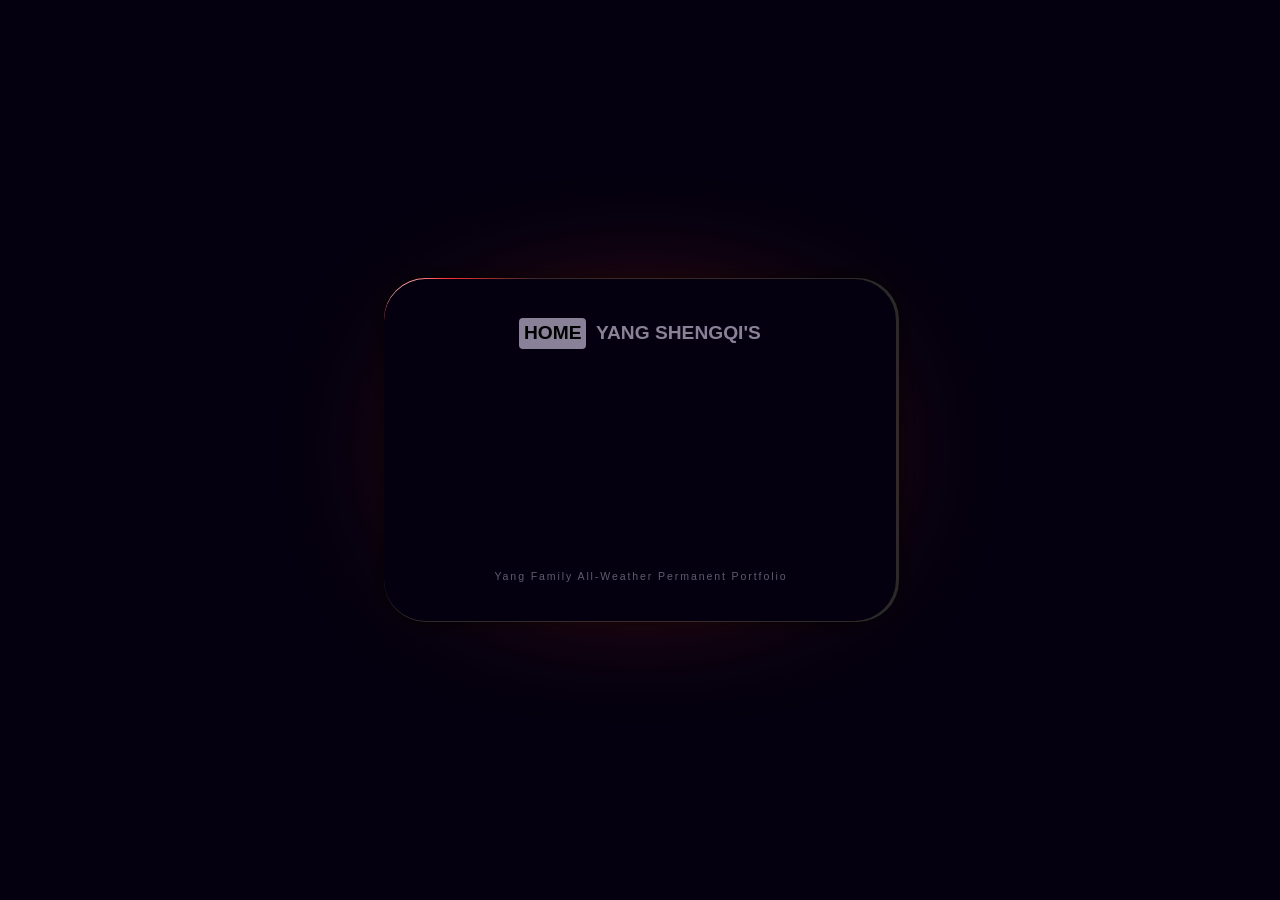
<file: index.html>
<!DOCTYPE html>
<html lang="en">

<head>
  <meta charset="UTF-8">
  <title>Yang Family All-Weather Permanent Portfolio</title>
  <style>
    @charset "UTF-8";

    :root {
      --font-sans:
        ui-sans-serif, system-ui, -apple-system, BlinkMacSystemFont,
        "Segoe UI Variable Text", "Segoe UI", Roboto, "Helvetica Neue", Arial,
        "PingFang SC", "Hiragino Sans GB", "Microsoft YaHei", "Noto Sans SC", sans-serif;
      --font-mono:
        ui-monospace, SFMono-Regular, "SF Mono", Menlo, Consolas, "Liberation Mono", monospace;
    }

    body {
      font-family: var(--font-sans);
      font-weight: 400;
      font-synthesis-weight: none;
      font-optical-sizing: auto;
    }

    @property --hue { syntax: "<number>"; inherits: true; initial-value: 0; }
    @property --rotate { syntax: "<number>"; inherits: true; initial-value: 0; }
    @property --bg-y { syntax: "<number>"; inherits: true; initial-value: 0; }
    @property --bg-x { syntax: "<number>"; inherits: true; initial-value: 0; }
    @property --glow-translate-y { syntax: "<number>"; inherits: true; initial-value: 0; }
    @property --bg-size { syntax: "<number>"; inherits: true; initial-value: 0; }
    @property --glow-opacity { syntax: "<number>"; inherits: true; initial-value: 0; }
    @property --glow-blur { syntax: "<number>"; inherits: true; initial-value: 0; }
    @property --glow-scale { syntax: "<number>"; inherits: true; initial-value: 2; }
    @property --glow-radius { syntax: "<number>"; inherits: true; initial-value: 2; }
    @property --white-shadow { syntax: "<number>"; inherits: true; initial-value: 0; }

    :root {
      --debug: 0;
      --supported: 0;
      --not-supported: 0;
      --card-color: hsl(260deg 100% 3%);
      --text-color: hsl(260deg 10% 55%);
      --card-radius: 3.6vw;
      --card-width: 40vw;
      --border-width: 3px;
      --bg-size: 1;
      --hue: 0;
      --hue-speed: 1;
      --rotate: 0;
      --animation-speed: 4s;
      --interaction-speed: 0.55s;
      --glow-scale: 1.5;
      --scale-factor: 1;
      --glow-blur: 6;
      --glow-opacity: 1;
      --glow-radius: 100;
      --glow-rotate-unit: 1deg;
    }

    body::before, body::after {
      content: "CSS.registerProperty is supported ✅";
      position: absolute; display: block; top: 8px; left: 0; right: 0; margin: auto;
      width: calc(100% - 160px); max-width: 380px; height: auto; padding: 8px;
      border-radius: 8px; background: #48b93c; color: white; text-align: center;
      font-family: sans-serif; z-index: var(--supported, 0); opacity: var(--supported, 0);
    }
    body::after {
      content: "CSS.registerProperty is NOT supported ❌";
      background: #b93c3c; z-index: var(--not-supported, 0); opacity: var(--not-supported, 0);
    }
    body::before, body::after { display: none !important; }

    html, body {
      height: 100%; width: 100%; padding: 0; margin: 0;
    }

    *, *:before, *:after {
      outline: calc(var(--debug) * 1px) red dashed;
    }

    body {
      position: relative;                 /* FIX: 作为卡片的定位上下文 */
      background-color: var(--card-color);
      /* FIX: 移除 flex 居中（火狐在 flex 居中上有 bug），改用绝对定位居中 */
      font-family: "Mona Sans", sans-serif;
    }

    body > div {
      /* FIX: 绝对定位 + 负边距居中，不依赖浏览器自己推算 */
      position: absolute;
      top: 50%;
      left: 50%;
      width: var(--card-width);
      height: calc(var(--card-width) / 1.5);      /* 替代 aspect-ratio，显式高度 */
      margin-top: calc(var(--card-width) / -3);   /* 高度一半的负值 */
      margin-left: calc(var(--card-width) / -2);  /* 宽度一半的负值 */
      color: white;
      display: flex; align-items: center; justify-content: center;
      z-index: 2;
      border-radius: var(--card-radius);
      cursor: pointer;
    }
    body > div:hover > div {
      mix-blend-mode: darken;
      --text-color: white;
      box-shadow: 0 0 calc(var(--white-shadow) * 1vw) calc(var(--white-shadow) * 0.15vw) rgba(255,255,255,0.2);
      animation: shadow-pulse calc(var(--animation-speed) * 2) linear infinite;
    }
    body > div:hover > div:before {
      --bg-size: 15;
      animation-play-state: paused;
      transition: --bg-size var(--interaction-speed) ease;
    }
    body > div:hover .glow {
      --glow-blur: 1.5; --glow-opacity: 0.6; --glow-scale: 2.5;
      --glow-radius: 0; --rotate: 900; --glow-rotate-unit: 0;
      --scale-factor: 1.25;
      animation-play-state: paused;
    }
    body > div:hover .glow:after {
      --glow-translate-y: 0;
      animation-play-state: paused;
      transition: --glow-translate-y 0s ease, --glow-blur 0.05s ease,
                  --glow-opacity 0.05s ease, --glow-scale 0.05s ease, --glow-radius 0.05s ease;
    }
    body > div:before, body > div:after {
      content: ""; display: block; position: absolute;
      inset: 0;                         /* FIX: 显式定位，不再依赖静态位置 */
      width: 100%; height: 100%; border-radius: var(--card-radius);
    }
    body > div > div {
      position: absolute;
      inset: 0;                    /* stretch to card edges */
      width: auto; height: auto;   /* filled by inset; avoids fighting width:100% */
      background: var(--card-color);
      border-radius: calc(calc(var(--card-radius) * 0.9));
      display: flex; flex-direction: column; gap: 0.6em;
      align-items: center; justify-content: center;
      font-weight: 800; text-transform: uppercase; font-stretch: 150%;
      font-size: 18px;
      font-size: clamp(1.5vw, 1.5vmin, 32px);
      color: var(--text-color);
      padding: calc(var(--card-width) / 8);
    }
    body > div > div span {
      display: inline-block; padding: 0.25em; border-radius: 4px;
      background: var(--text-color); color: black; margin-right: 0.5em; font-weight: 900;
    }
    body > div > div:before {
      content: ""; display: block; position: absolute;
      inset: 0;                         /* FIX: 显式定位 */
      margin: auto;                     /* FIX: 让 +3px 的层四边均匀溢出 */
      width: calc(100% + var(--border-width));
      height: calc(100% + var(--border-width));
      border-radius: calc(calc(var(--card-radius) * 0.9));
      box-shadow: 0 0 20px black; mix-blend-mode: color-burn; z-index: -1;
      background: #292929 radial-gradient(30% 30% at calc(var(--bg-x) * 1%) calc(var(--bg-y) * 1%),
        hsl(calc(calc(var(--hue) * var(--hue-speed)) * 1deg), 100%, 90%) calc(0% * var(--bg-size)),
        hsl(calc(calc(var(--hue) * var(--hue-speed)) * 1deg), 100%, 80%) calc(20% * var(--bg-size)),
        hsl(calc(calc(var(--hue) * var(--hue-speed)) * 1deg), 100%, 60%) calc(40% * var(--bg-size)),
        transparent 100%);
      animation: hue-animation var(--animation-speed) linear infinite,
                 rotate-bg var(--animation-speed) linear infinite;
      transition: --bg-size var(--interaction-speed) ease;
    }
    body > div .glow {
      --glow-translate-y: 0; display: block; position: absolute;
      inset: 0;                         /* FIX: 显式定位 */
      margin: auto;                     /* FIX: 配合固定宽高居中 */
      width: calc(var(--card-width) / 5); height: calc(var(--card-width) / 5);
      animation: rotate var(--animation-speed) linear infinite;
      transform: rotateZ(calc(var(--rotate) * var(--glow-rotate-unit)));
      transform-origin: center;
      border-radius: calc(var(--glow-radius) * 10vw);
    }
    body > div .glow:after {
      content: ""; display: block; z-index: -2;
      filter: blur(calc(var(--glow-blur) * 10px));
      width: 130%; height: 130%; left: -15%; top: -15%;
      background: hsl(calc(calc(var(--hue) * var(--hue-speed)) * 1deg), 100%, 60%);
      position: relative;
      border-radius: calc(var(--glow-radius) * 10vw);
      animation: hue-animation var(--animation-speed) linear infinite;
      transform: scaleY(calc(var(--glow-scale) * var(--scale-factor) / 1.1))
                 scaleX(calc(var(--glow-scale) * var(--scale-factor) * 1.2))
                 translateY(calc(var(--glow-translate-y) * 1%));
      opacity: var(--glow-opacity);
    }

    @keyframes shadow-pulse {
      0%, 24%, 46%, 73%, 96% { --white-shadow: 0.5; }
      12%, 28%, 41%, 63%, 75%, 82%, 98% { --white-shadow: 2.5; }
      6%, 32%, 57% { --white-shadow: 1.3; }
      18%, 52%, 88% { --white-shadow: 3.5; }
    }
    @keyframes rotate-bg {
      0% { --bg-x: 0; --bg-y: 0; }
      25% { --bg-x: 100; --bg-y: 0; }
      50% { --bg-x: 100; --bg-y: 100; }
      75% { --bg-x: 0; --bg-y: 100; }
      100% { --bg-x: 0; --bg-y: 0; }
    }
    @keyframes rotate {
      from { --rotate: -70; --glow-translate-y: -65; }
      25% { --glow-translate-y: -65; }
      50% { --glow-translate-y: -65; }
      60%, 75% { --glow-translate-y: -65; }
      85% { --glow-translate-y: -65; }
      to { --rotate: calc(360 - 70); --glow-translate-y: -65; }
    }
    @keyframes hue-animation {
      0% { --hue: 0; }
      100% { --hue: 360; }
    }

    body > div > div .card-title {
      display: flex; align-items: center;
    }
    body > div > div .card-divider {
      width: 90%; height: 1px; margin: 0; border: 0;
      background: linear-gradient(90deg, transparent, currentColor, transparent);
      opacity: 0.6;
    }
    body > div > div .card-subtitle {
      margin: 0;
      font-size: 0.55em;
      font-weight: 400;
      font-stretch: normal;
      letter-spacing: 0.18em;   /* Latin text: gentle tracking (was 1em for CJK) */
      padding-left: 0.18em;
      text-transform: none;
      opacity: 0.7;
    }

    /* ===== Card interior: subtitle blur-in effect ===== */
    #datouwang {
      position: relative; display: grid; width: 100%;
      margin-top: 5.8em; text-align: center;
      font-family: 'Oswald', var(--font-sans);
      font-weight: 700; font-stretch: normal; text-transform: none;
      letter-spacing: normal; line-height: 1.4; color: inherit;
    }
    #datouwang > div {
      grid-area: 1 / 1;
      font-size: 0.65em;
      opacity: 0;
      animation: rotate-word 20s linear infinite both;
    }
    #datouwang > div span {
      display: block; padding: 0; margin: 1em 0 0; border-radius: 0;
      background: none; color: inherit; font-weight: 400;
      font-size: 0.85em; text-transform: none; opacity: 0.75;
      font-family: 'Rubik', var(--font-sans);
    }
    @keyframes rotate-word {
      0%   { opacity: 0; filter: blur(10px); transform: scale(1.12); }
      3%   { opacity: 1; filter: blur(0px);  transform: scale(1); }
      17%  { opacity: 1; filter: blur(0px);  transform: scale(1); }
      21%  { opacity: 0; filter: blur(10px); transform: scale(1.12); }
      100% { opacity: 0; filter: blur(10px); transform: scale(1.12); }
    }

    body > div > .card-link {
      position: absolute; inset: 0; z-index: 5;
      border-radius: var(--card-radius); text-decoration: none;
    }

    #datouwang > div:nth-child(1) { animation-delay: 0s;  }
    #datouwang > div:nth-child(2) { animation-delay: 4s;  }
    #datouwang > div:nth-child(3) { animation-delay: 8s;  }
    #datouwang > div:nth-child(4) { animation-delay: 12s; }
    #datouwang > div:nth-child(5) { animation-delay: 16s; }

    /* ===== Particle dissolve effect ===== */
    #fx {
      position: fixed; inset: 0;
      width: 100vw; height: 100vh;
      pointer-events: none;
      z-index: 1000;
    }

    body > div.dissolving {
      animation: card-dissolve 0.9s cubic-bezier(.3, .0, .5, 1) forwards;
      pointer-events: none;
    }
    @keyframes card-dissolve {
      0%   { opacity: 1; transform: scale(1); }
      100% { opacity: 0; transform: scale(1.06); }
    }

    /* 1440px and above: cap card width at 560px */
    @media (min-width: 1440px) {
      :root {
        --card-width: 560px;
        --card-radius: 50.4px;
      }
      body > div > div {
        font-size: 21px;
      }
    }
  </style>
</head>

<body>

  <div role="button">
    <span class="glow"></span>

    <a class="card-link"
       href="hk-account-dashboard.html"
       aria-label="Yang Family All-Weather Permanent Portfolio"></a>

    <div>
      <div class="card-title"><span>HOME</span>Yang Shengqi's</div>

      <!-- Rotating text -->
      <div id="datouwang">
        <div>This plan works for<br><span>any country, any person on Earth.</span></div>
        <div>The Core Logic<br><span>A global, diversified, multi-currency, decentralized asset topology is the only strategy that spreads risk.</span></div>
        <div>One fiat + one market + one allocation<br><span>forms a fragile three-way resonance system.</span></div>
        <div>Losses aren't added up — they're multiplied.<br><span>In a crisis, currency devaluation, market collapse, and asset write-downs rarely come one at a time; they erupt together and reinforce each other.</span></div>
        <div>This is not a "China solution," nor a "Hong Kong solution."<br><span>It is a human-level "fiat-risk hedge protocol," and its essence is simply: don't lose.</span></div>
      </div>

      <!-- Divider + subtitle -->
      <hr class="card-divider">
      <p class="card-subtitle">Yang Family All-Weather Permanent Portfolio</p>
    </div>
  </div>

  <!-- Particle canvas -->
  <canvas id="fx" aria-hidden="true"></canvas>

  <script>
    document.addEventListener('DOMContentLoaded', function () {
      var link   = document.querySelector('.card-link');
      var card   = document.querySelector('body > div');
      var canvas = document.getElementById('fx');
      var ctx    = canvas.getContext('2d');

      if (!link || !card || !canvas) return;

      var dpr = Math.min(window.devicePixelRatio || 1, 2);

      function resize() {
        canvas.width  = window.innerWidth  * dpr;
        canvas.height = window.innerHeight * dpr;
        canvas.style.width  = window.innerWidth  + 'px';
        canvas.style.height = window.innerHeight + 'px';
      }
      resize();
      window.addEventListener('resize', resize);

      function burst(href) {
        var rect = card.getBoundingClientRect();
        var cx = rect.left + rect.width  / 2;
        var cy = rect.top  + rect.height / 2;

        var count = Math.min(700, Math.max(260, Math.round(rect.width * rect.height / 900)));

        var particles = [];
        for (var i = 0; i < count; i++) {
          var x = rect.left + Math.random() * rect.width;
          var y = rect.top  + Math.random() * rect.height;

          var dx = x - cx;
          var dy = y - cy;
          var dist = Math.sqrt(dx * dx + dy * dy) || 1;
          var speed = 1.5 + Math.random() * 7;

          particles.push({
            x: x,
            y: y,
            vx: (dx / dist) * speed + (Math.random() - 0.5) * 4.5,
            vy: (dy / dist) * speed + (Math.random() - 0.5) * 4.5,
            size: 0.8 + Math.random() * 2.6,
            alpha: 0.85 + Math.random() * 0.15,
            decay: 0.006 + Math.random() * 0.018,
            hue: 140 + Math.random() * 80
          });
        }

        ctx.setTransform(dpr, 0, 0, dpr, 0, 0);
        ctx.globalCompositeOperation = 'lighter';

        var rafId;
        var startTime = performance.now();
        var MAX_MS = 2200;

        function frame(now) {
          ctx.clearRect(0, 0, canvas.width, canvas.height);

          var alive = 0;
          for (var i = 0; i < particles.length; i++) {
            var p = particles[i];
            if (p.alpha <= 0) continue;
            alive++;

            p.x += p.vx;
            p.y += p.vy;
            p.vx *= 0.985;
            p.vy *= 0.985;
            p.vy += 0.06;
            p.alpha -= p.decay;
            if (p.alpha < 0) p.alpha = 0;

            ctx.beginPath();
            ctx.arc(p.x, p.y, p.size, 0, Math.PI * 2);
            ctx.fillStyle = 'hsla(' + p.hue + ', 92%, 64%, ' + p.alpha + ')';
            ctx.fill();
          }

          if (alive > 0 && (now - startTime) < MAX_MS) {
            rafId = requestAnimationFrame(frame);
          } else {
            cancelAnimationFrame(rafId);
            window.location.href = href;
          }
        }

        rafId = requestAnimationFrame(frame);
      }

      link.addEventListener('click', function (e) {
        e.preventDefault();
        var href = link.getAttribute('href');

        card.classList.add('dissolving');
        burst(href);
      });
    });
  </script>

</body>
</html>
</file>
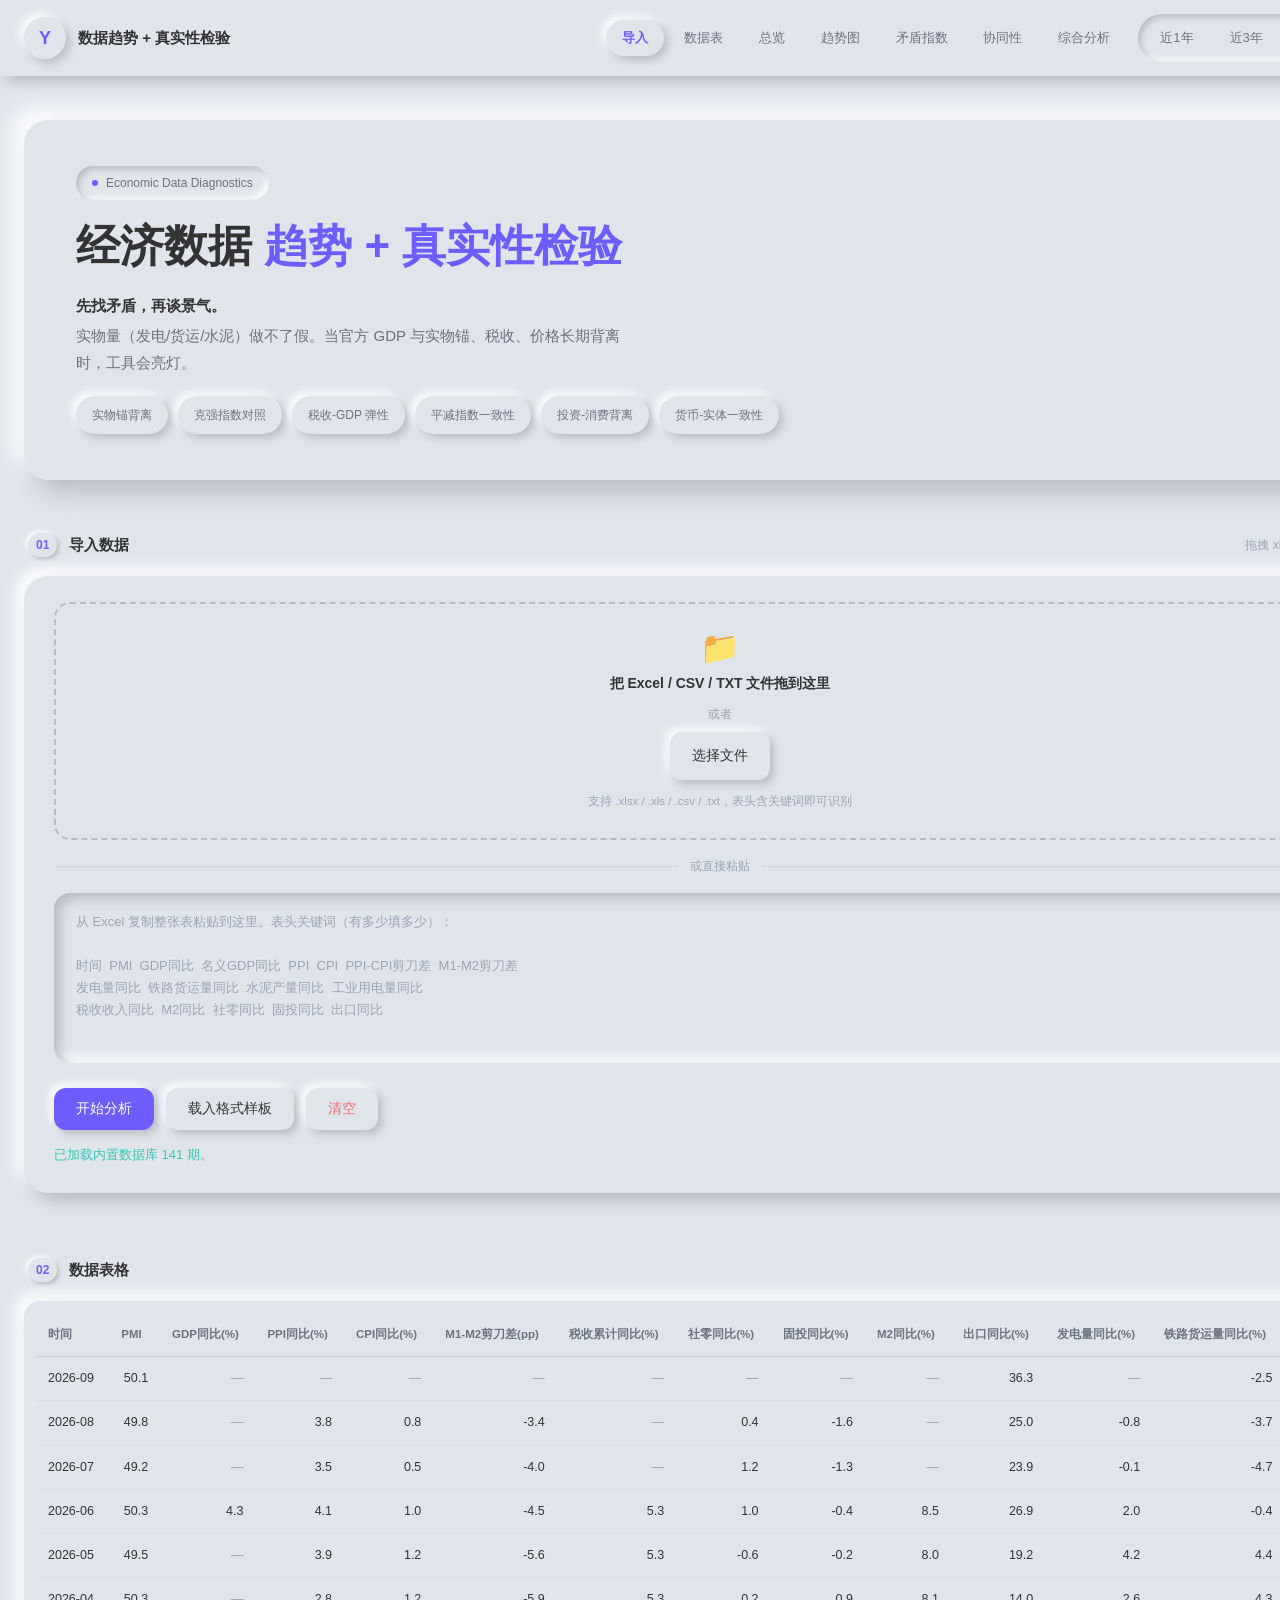
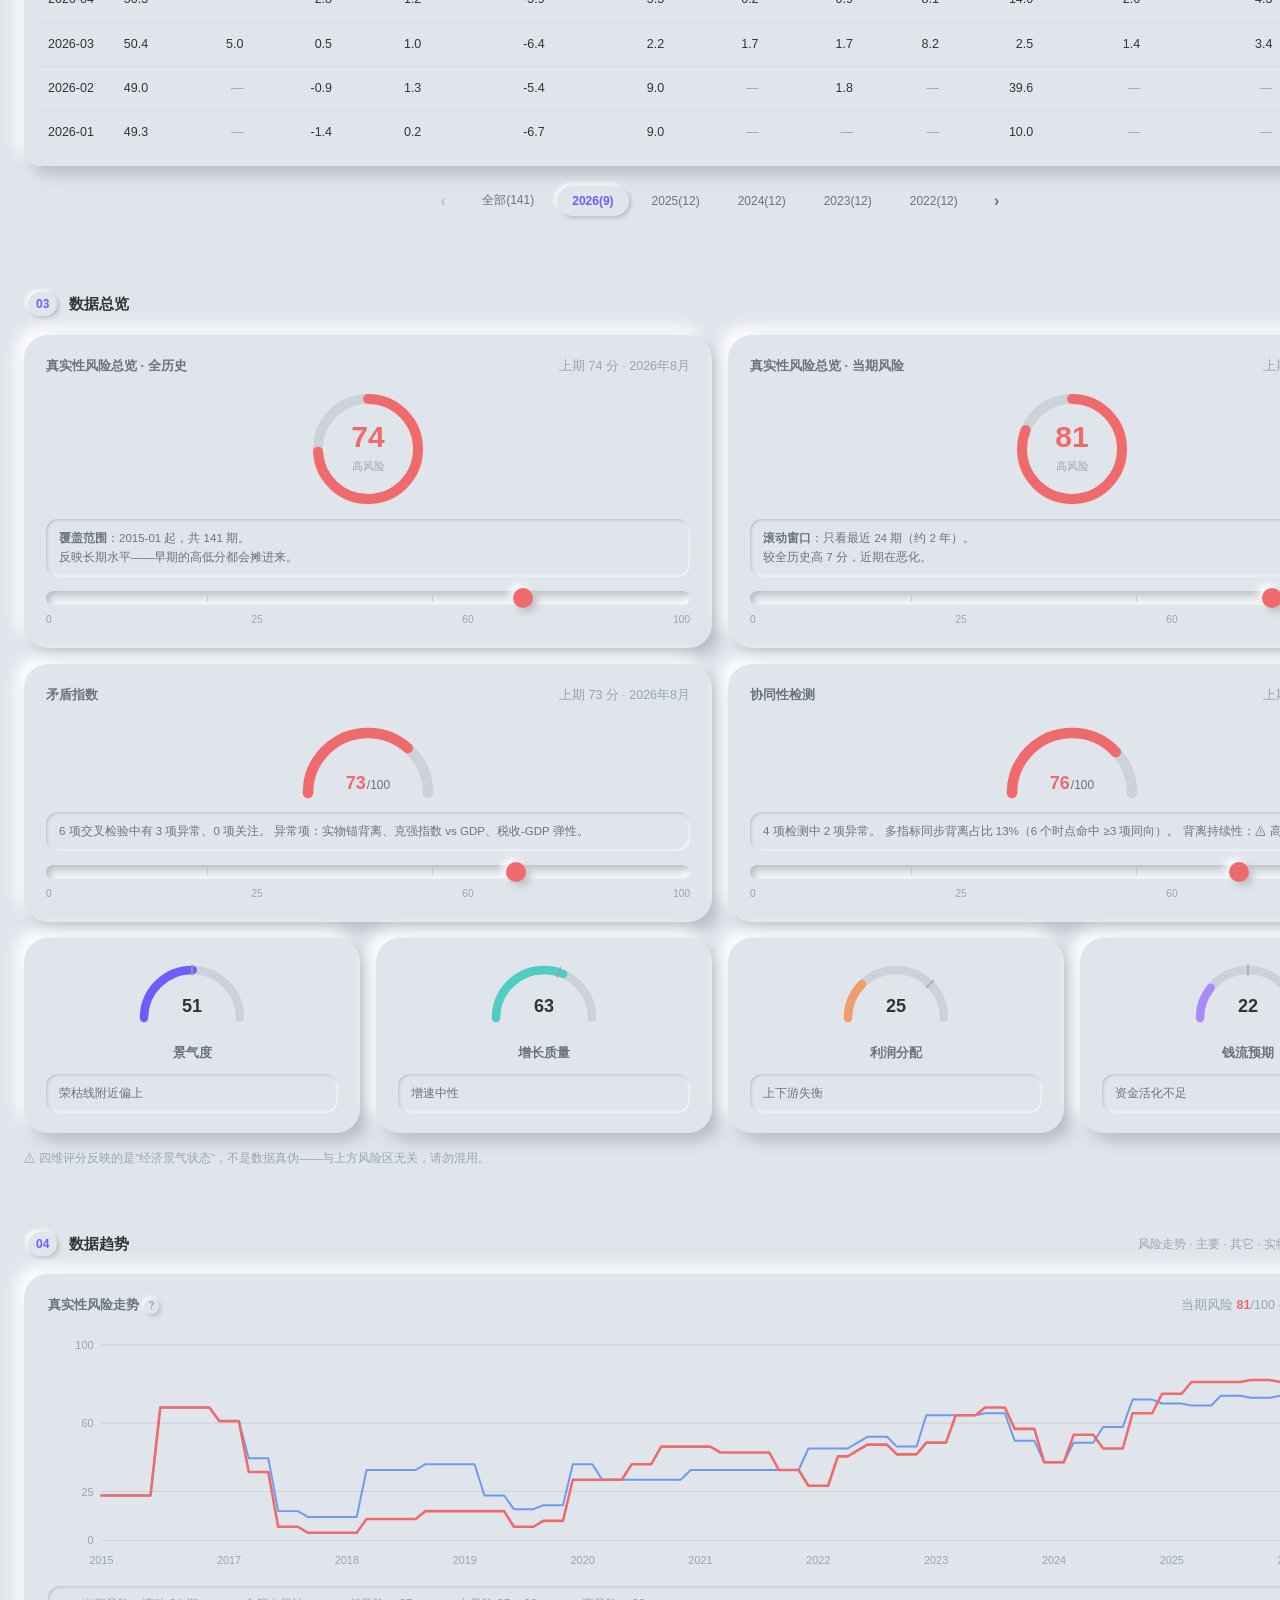
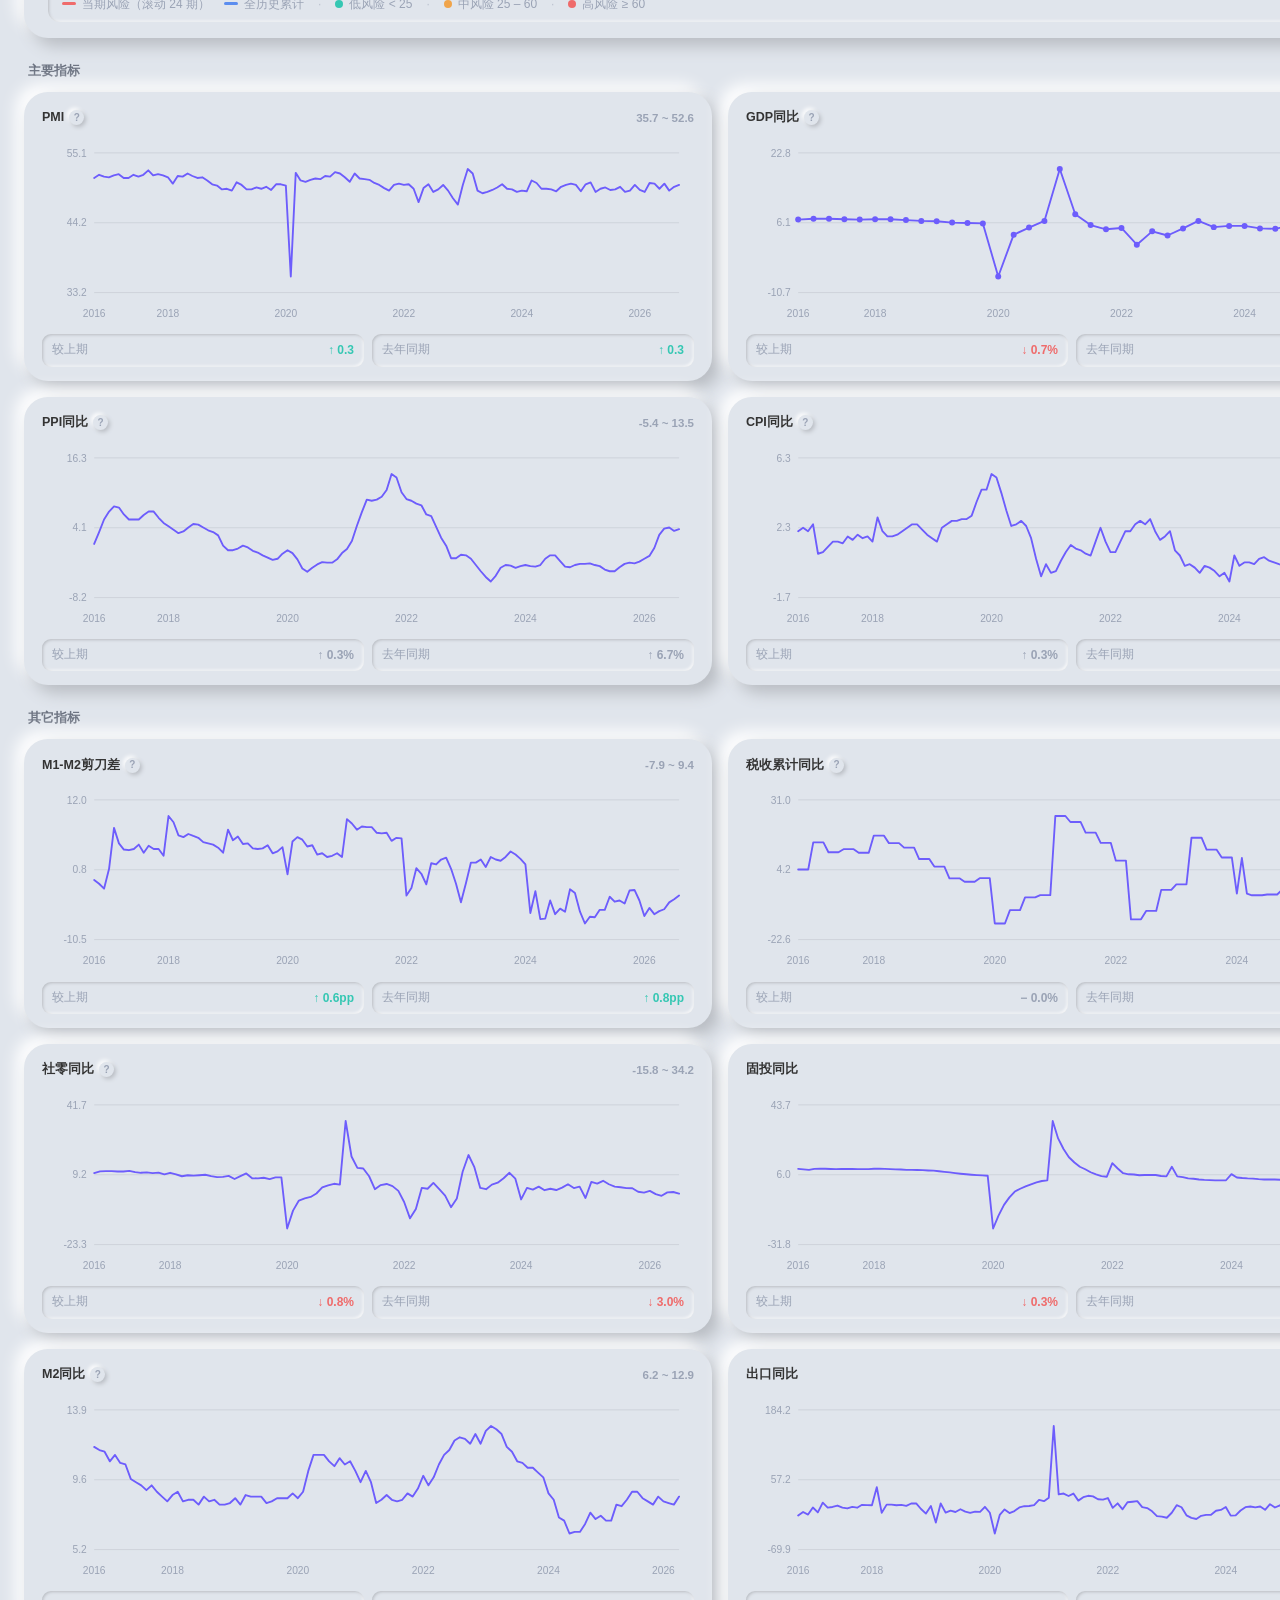
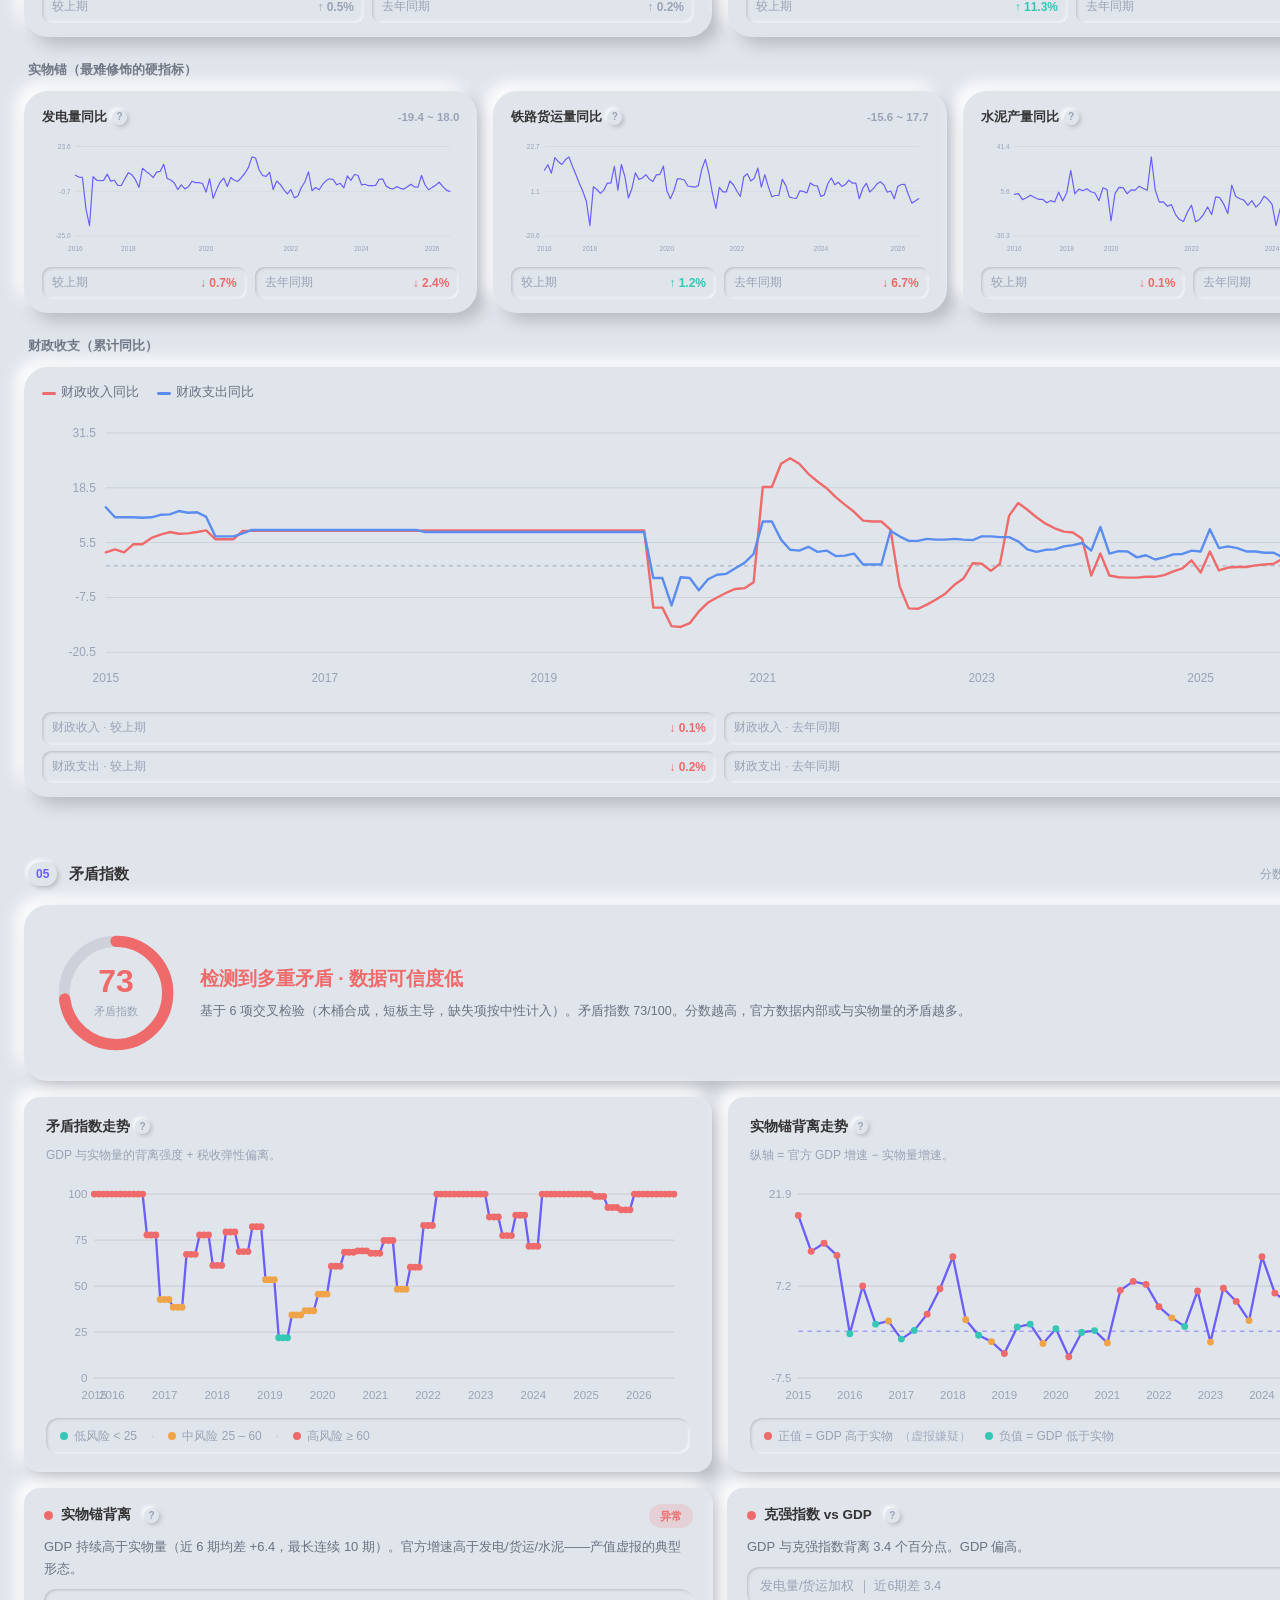
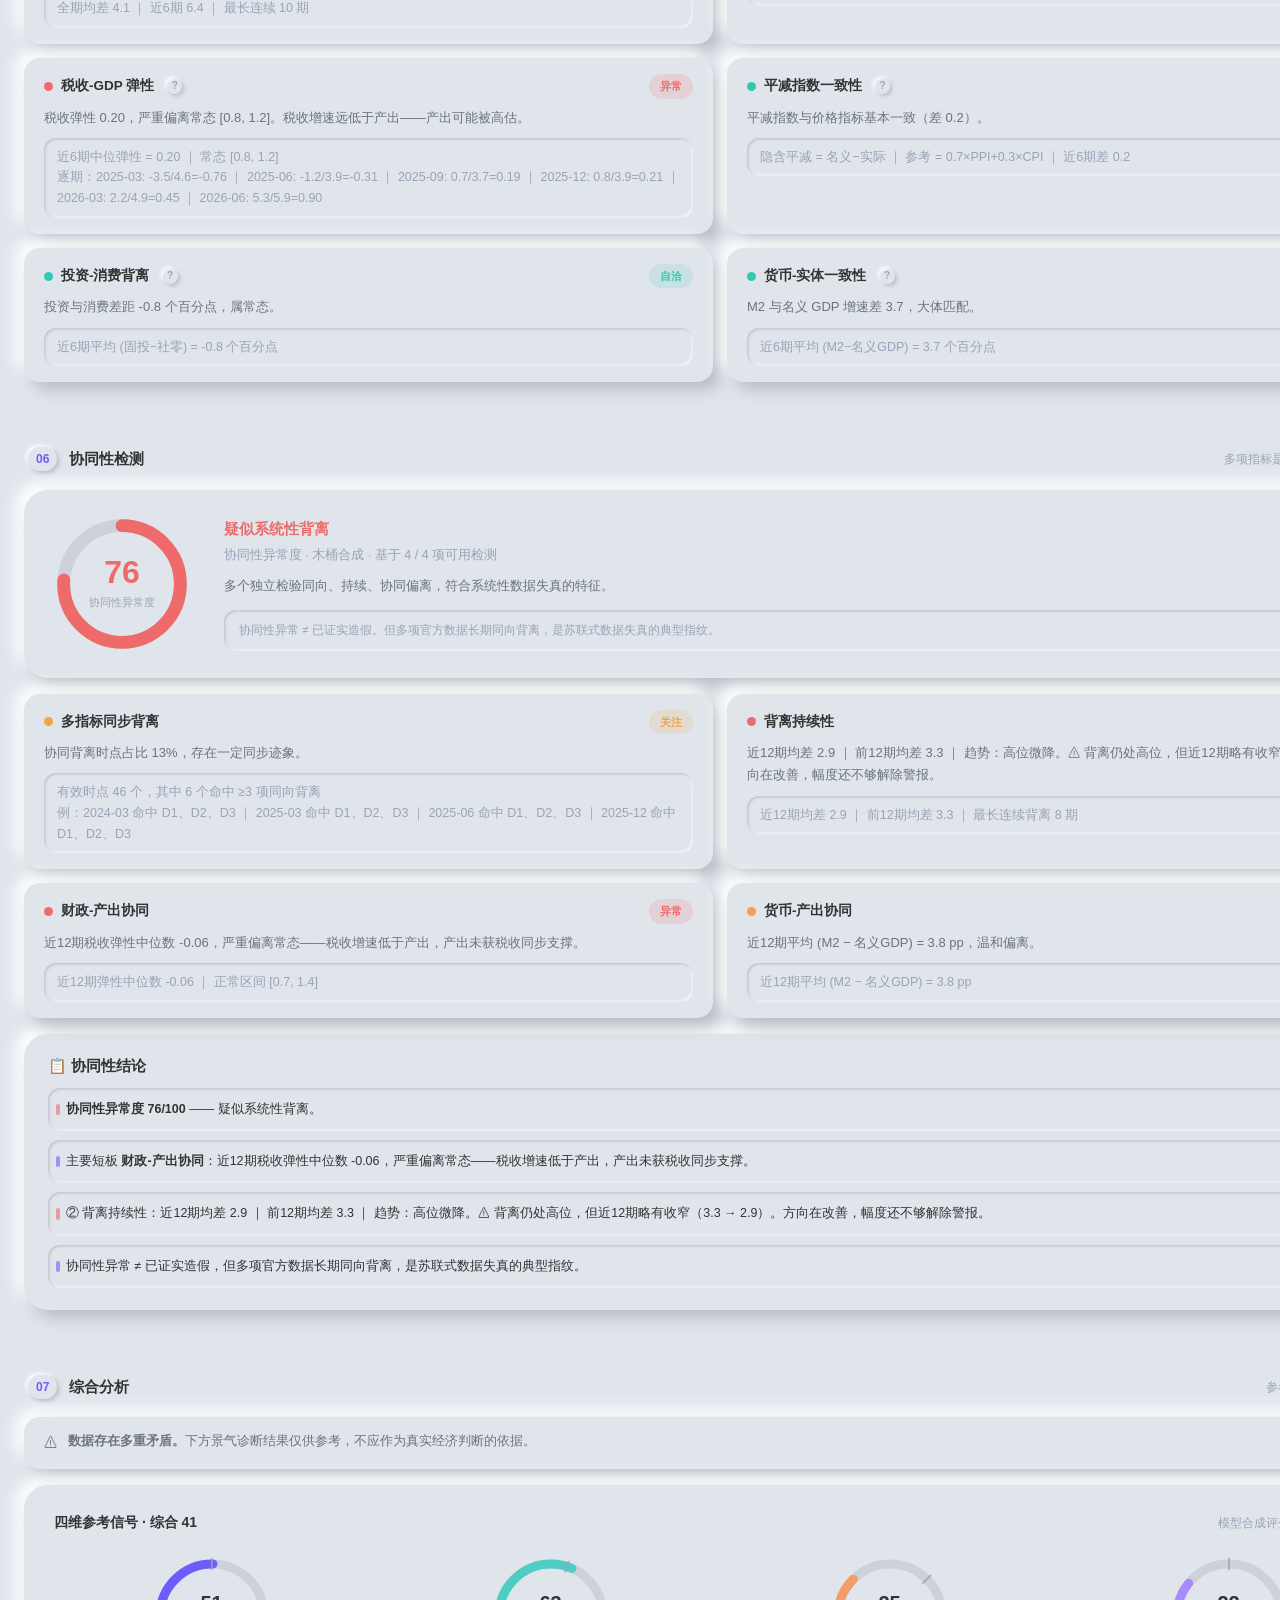
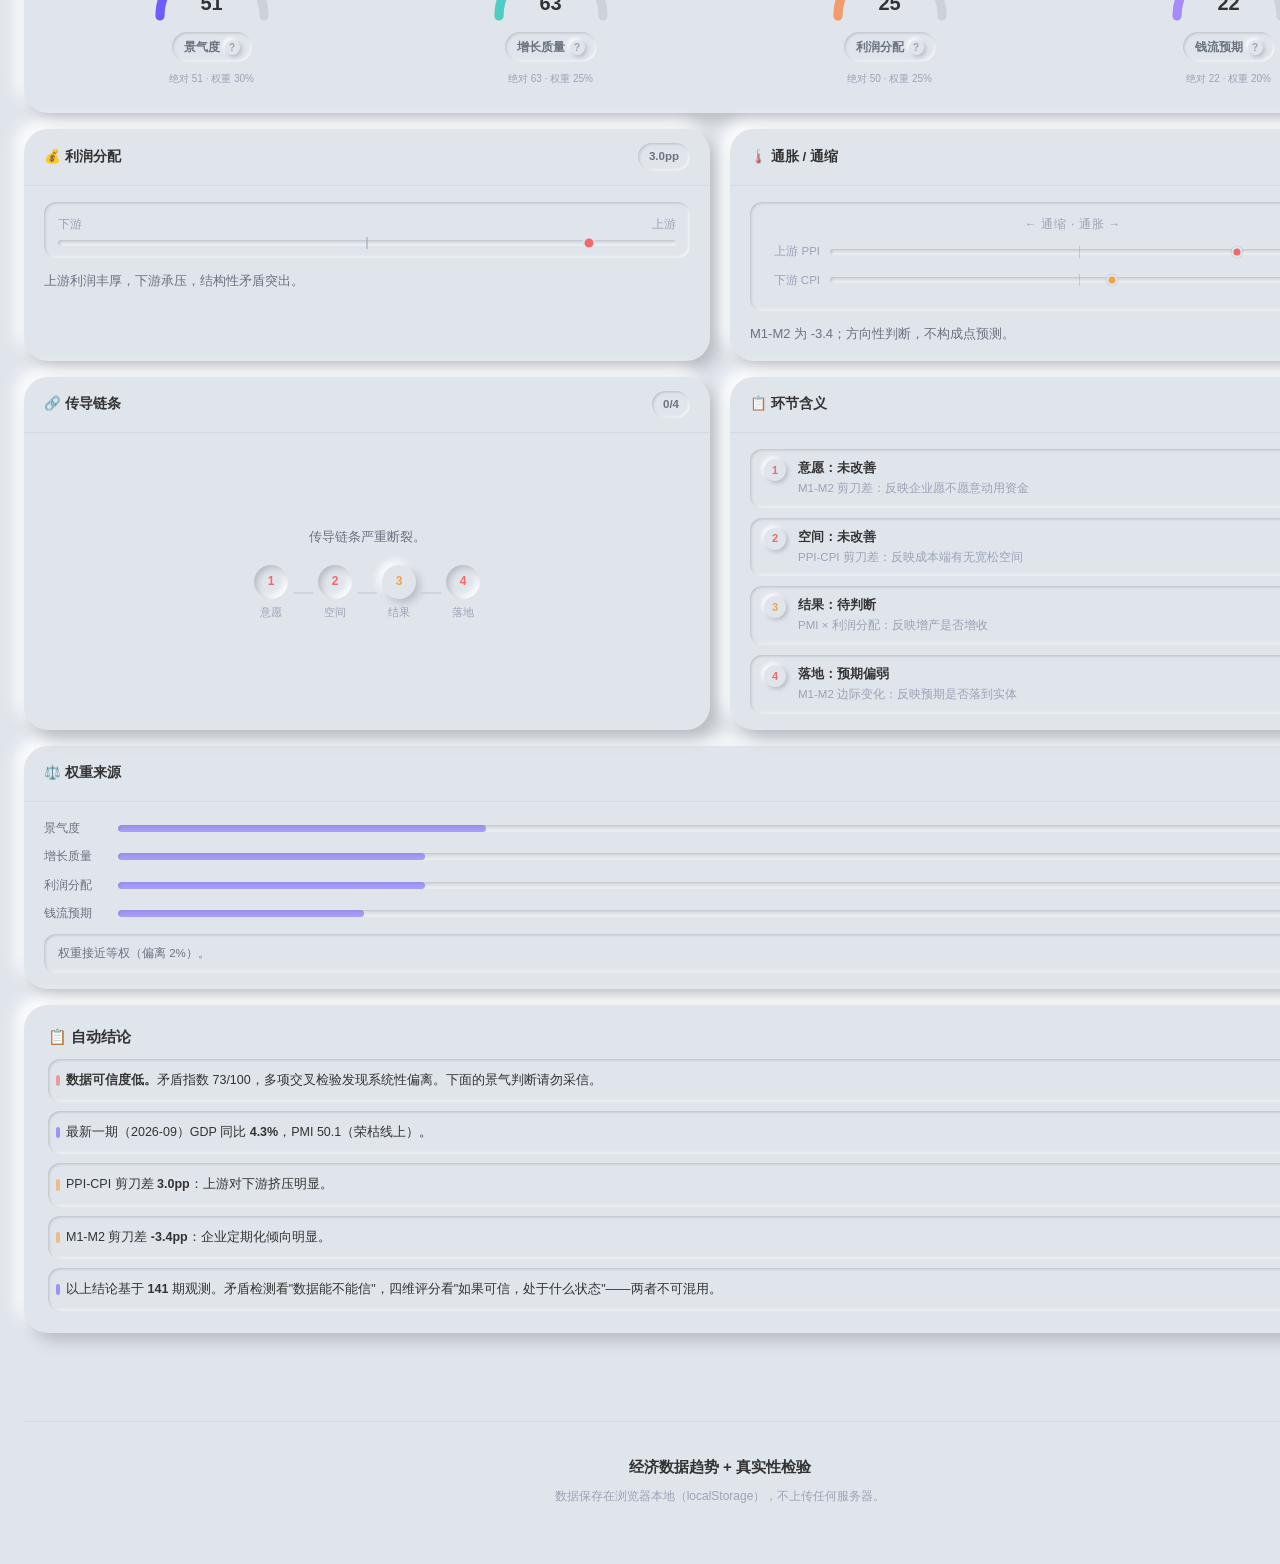
<file: china-economic-data-trends-diagnostic-card.html>
<!DOCTYPE html>
<html lang="zh-CN">
<head>
<meta charset="UTF-8">
<meta name="viewport" content="width=1440">
<meta name="color-scheme" content="light">
<title>经济数据趋势 + 真实性检验</title>
<link rel="stylesheet" href="css/neumorphism.css">
<script src="js/xlsx.full.min.js"></script>
</head>
<body>

<header class="nav">
  <div class="container nav-inner">
    <div class="brand"><span class="mark">Y</span><span>数据趋势 + 真实性检验</span></div>
    <div style="display:flex;align-items:center;gap:12px;">
      <nav class="pills">
        <button class="pill active" data-scroll="s-import">导入</button>
        <button class="pill" data-scroll="s-table">数据表</button>
        <button class="pill" data-scroll="s-overview">总览</button>
        <button class="pill" data-scroll="s-chart">趋势图</button>
        <button class="pill" data-scroll="s-conflict">矛盾指数</button>
        <button class="pill" data-scroll="s-coord">协同性</button>
        <button class="pill" data-scroll="s-analysis">综合分析</button>
      </nav>
      <div class="range-tabs" id="rangeTabs"></div>
    </div>
  </div>
</header>

<main>
<div class="container">

  <section class="hero">
    <div class="hero__panel">
      <span class="tagx"><i></i> Economic Data Diagnostics</span>
      <h1>经济数据 <em>趋势 + 真实性检验</em></h1>
      <p class="hero__lede">
        <b>先找矛盾，再谈景气。</b>
        <span>实物量（发电/货运/水泥）做不了假。当官方 GDP 与实物锚、税收、价格长期背离时，工具会亮灯。</span>
      </p>
      <div class="hero__chips">
        <span class="chipx">实物锚背离</span>
        <span class="chipx">克强指数对照</span>
        <span class="chipx">税收-GDP 弹性</span>
        <span class="chipx">平减指数一致性</span>
        <span class="chipx">投资-消费背离</span>
        <span class="chipx">货币-实体一致性</span>
      </div>
    </div>
  </section>

  <!-- 01 导入 -->
  <section id="s-import">
    <div class="section-label"><span class="num">01</span><span class="txt">导入数据</span>
      <span class="hint">拖拽 xlsx / csv / txt，或粘贴表格</span></div>
    <div class="card">
      <div class="drop-zone" id="dropZone">
        <div class="dz-icon">📁</div>
        <div class="dz-title">把 Excel / CSV / TXT 文件拖到这里</div>
        <div class="dz-sub">或者</div>
        <label class="file-label" for="fileInput">选择文件</label>
        <input type="file" id="fileInput" accept=".csv,.txt,.tsv,.xlsx,.xls">
        <div class="dz-hint">支持 .xlsx / .xls / .csv / .txt，表头含关键词即可识别</div>
      </div>

      <div class="or-line"><span>或直接粘贴</span></div>

      <textarea id="paste" placeholder="从 Excel 复制整张表粘贴到这里。表头关键词（有多少填多少）：

时间  PMI  GDP同比  名义GDP同比  PPI  CPI  PPI-CPI剪刀差  M1-M2剪刀差
发电量同比  铁路货运量同比  水泥产量同比  工业用电量同比
税收收入同比  M2同比  社零同比  固投同比  出口同比"></textarea>

      <div class="btn-row">
        <button class="btn btn-primary" id="run">开始分析</button>
        <button class="btn" id="demo">载入格式样板</button>
        <button class="btn btn-danger" id="clear">清空</button>
      </div>
      <div class="status" id="status">等待数据。</div>
    </div>
  </section>

  <!-- 02 数据表 -->
  <section id="s-table">
    <div class="section-label"><span class="num">02</span><span class="txt">数据表格</span>
      <span class="hint">按年分页</span></div>
    <div class="tbl-wrap"><table id="tbl"><thead></thead><tbody></tbody></table></div>
    <div class="year-tabs" id="ytabs"></div>
  </section>

  <!-- 03 数据总览 -->
  <section id="s-overview">
    <div class="section-label"><span class="num">03</span><span class="txt">数据总览</span>
      <span class="hint">风险区 · 分项 · 四维信号</span></div>
    <div id="overviewBox">
      <div class="empty">导入数据后自动生成。</div>
    </div>
  </section>

  <!-- 04 趋势图 -->
  <section id="s-chart">
    <div class="section-label">
      <span class="num">04</span><span class="txt">数据趋势</span>
      <span class="hint">风险走势 · 主要 · 其它 · 实物锚 · 财政 · 悬停查看数值</span>
    </div>
    <div style="display:flex;flex-direction:column;gap:22px;">

      <!-- ↓↓↓ 新增：真实性风险走势，通栏，放在最前面 ↓↓↓ -->
      <div id="gRisk"></div>
      <!-- ↑↑↑ 新增结束 ↑↑↑ -->

      <div>
        <div style="font-size:13px;font-weight:600;color:var(--text-2);margin-bottom:10px;padding-left:4px;">主要指标</div>
        <div class="chart-grid chart-grid--2x2" id="gMain"></div>
      </div>
      <div>
        <div style="font-size:13px;font-weight:600;color:var(--text-2);margin-bottom:10px;padding-left:4px;">其它指标</div>
        <div class="chart-grid chart-grid--2x2" id="gOther"></div>
      </div>
      <div>
        <div style="font-size:13px;font-weight:600;color:var(--text-2);margin-bottom:10px;padding-left:4px;">实物锚（最难修饰的硬指标）</div>
        <div class="chart-grid" id="gAnchor"></div>
      </div>
      <div>
        <div style="font-size:13px;font-weight:600;color:var(--text-2);margin-bottom:10px;padding-left:4px;">财政收支（累计同比）</div>
        <div class="chart-grid" id="gFiscal"></div>
      </div>
    </div>
  </section>

  <!-- 05 矛盾指数 -->
  <section id="s-conflict">
    <div class="section-label"><span class="num">05</span><span class="txt">矛盾指数</span>
      <span class="hint">分数越高，数据内部矛盾越多</span></div>
    <div id="conflictBox">
      <div class="empty">导入数据后自动生成。</div>
    </div>
  </section>

  <!-- 06 协同性检测 -->
  <section id="s-coord">
    <div class="section-label"><span class="num">06</span><span class="txt">协同性检测</span>
      <span class="hint">多项指标是否长期、同向、协同背离</span></div>
    <div id="coordBox">
      <div class="empty">导入数据后自动生成。</div>
    </div>
  </section>

  <!-- 07 综合分析 -->
  <section id="s-analysis">
    <div class="section-label"><span class="num">07</span><span class="txt">综合分析</span>
      <span class="hint">参考信号 · 权重 · 传导 · 结论</span></div>
    <div id="analysisBox">
      <div class="empty">导入数据后自动生成。</div>
    </div>
  </section>

  <div class="footer" style="margin:56px 0 40px;padding:32px 0 18px;text-align:center;
       border-top:1px solid rgba(184,188,194,.3);">
    <div style="font-size:15px;font-weight:600;margin-bottom:6px;">经济数据趋势 + 真实性检验</div>
    <div style="font-size:12px;color:var(--text-3);max-width:62ch;margin:0 auto;">
      数据保存在浏览器本地（localStorage），不上传任何服务器。
    </div>
  </div>

</div>
</main>

<div class="badge-tip" id="badgeTip"></div>
<div class="toast" id="toast"></div>
<div class="tooltip" id="tooltip"></div>

<script defer src="js/2015-data.js"></script>
<script defer src="js/econ-diagnose.js"></script>
</body>
</html>
</file>
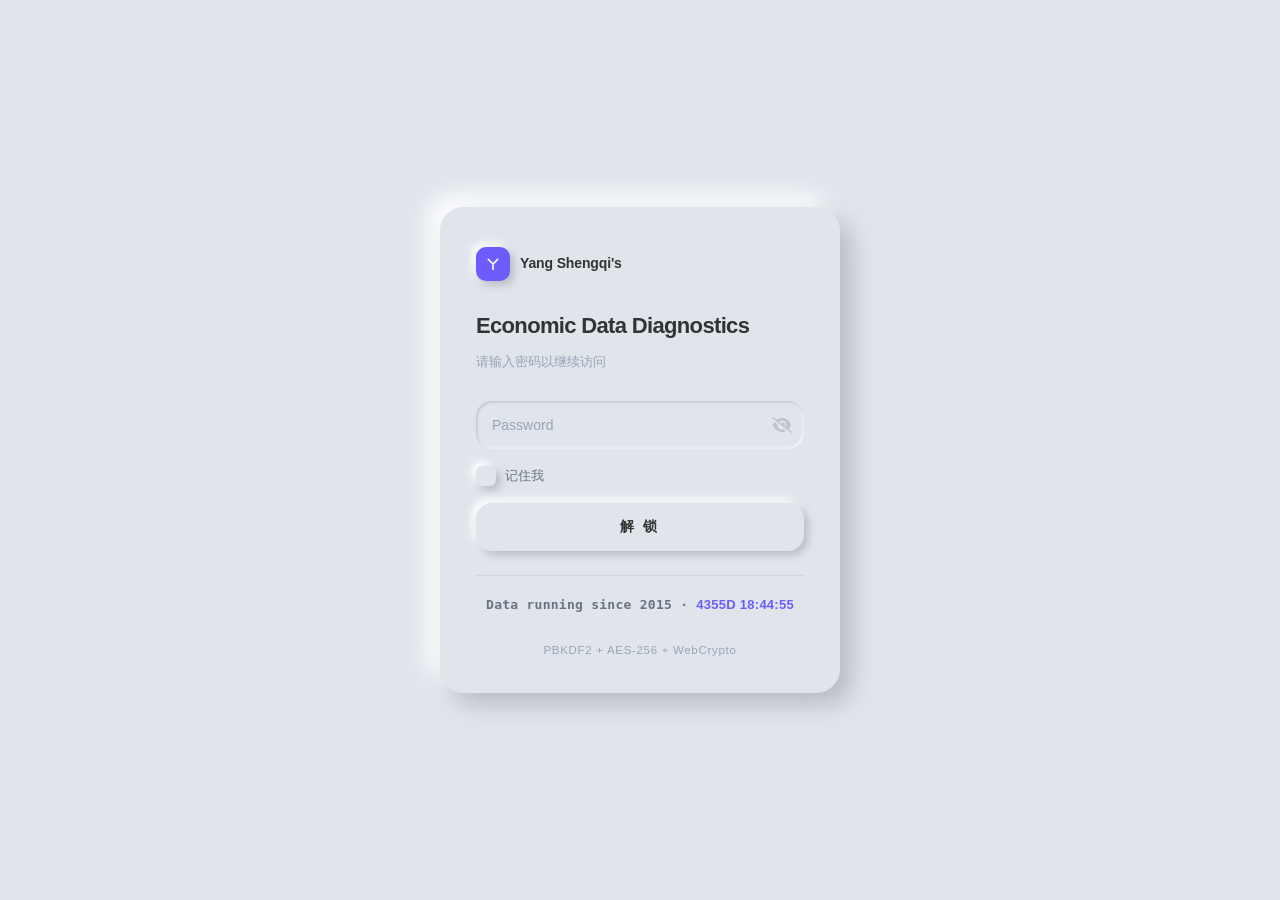
<file: Economic-Data-Diagnostics.html>
<!DOCTYPE html>
<html lang="zh-CN">
<head>
    <meta charset="utf-8" />
    <meta name="robots" content="noindex, nofollow, nosnippet, noarchive">
    <title>Yang Shengqi's</title>
    <link rel="icon" href="images/favicon.ico">
    <meta name="viewport" content="width=device-width, initial-scale=1" />

    <meta http-equiv="cache-control" content="no-cache, no-store, must-revalidate" />
    <meta http-equiv="expires" content="0" />
    <meta http-equiv="pragma" content="no-cache" />

    <style>
        /* ============================================================
         * 新拟物 · 全局变量
         * ============================================================ */
        :root{
            --bg:#e0e5ec;
            --shadow-dark:#b8bcc2;
            --shadow-light:#ffffff;

            --accent:#6d5dfc;
            --accent-2:#35c7b3;
            --accent-3:#f0a44a;

            --text:#333333;
            --text-2:#6b7280;
            --text-3:#9aa3b5;

            --sh-out-xs:2px 2px 4px var(--shadow-dark),-2px -2px 4px var(--shadow-light);
            --sh-out-sm:4px 4px 8px var(--shadow-dark),-4px -4px 8px var(--shadow-light);
            --sh-out:8px 8px 16px var(--shadow-dark),-8px -8px 16px var(--shadow-light);
            --sh-out-lg:12px 12px 24px var(--shadow-dark),-12px -12px 24px var(--shadow-light);
            --sh-hover:2px 2px 4px var(--shadow-dark),-2px -2px 4px var(--shadow-light);
            --sh-in-xs:inset 1px 1px 3px var(--shadow-dark),inset -1px -1px 3px var(--shadow-light);
            --sh-in-sm:inset 3px 3px 6px var(--shadow-dark),inset -3px -3px 6px var(--shadow-light);
            --sh-in:inset 6px 6px 12px var(--shadow-dark),inset -6px -6px 12px var(--shadow-light);

            --r-sm:12px;
            --r-md:16px;
            --r-lg:24px;
            --r-full:999px;

            --t:300ms ease-in-out;

            --font:"Microsoft YaHei","PingFang SC","Hiragino Sans GB",
                   "Segoe UI",Roboto,Helvetica,Arial,
                   "Noto Sans SC","Source Han Sans SC",sans-serif;
            --font-mono:ui-monospace,SFMono-Regular,"SF Mono",
                        Menlo,Consolas,monospace;
        }

        /* ============================================================
         * 重置
         * ============================================================ */
        *,*::before,*::after{ box-sizing:border-box; font-family:var(--font); }
        html,body{ height:100%; margin:0; padding:0; }

        body{
            background:var(--bg);
            color:var(--text);
            font-size:14px;
            line-height:1.7;
            -webkit-font-smoothing:antialiased;
            -moz-osx-font-smoothing:grayscale;
            overflow:hidden;
        }

        /* ============================================================
         * 工具类（脚本依赖，不可删）
         * ============================================================ */
        .hidden{ display:none !important; }

        /* ============================================================
         * 加载屏
         * ============================================================ */
        #staticrypt_loading{
            position:fixed;
            inset:0;
            z-index:100;
            display:grid;
            place-items:center;
            background:var(--bg);
        }
        .spinner{
            width:38px;height:38px;border-radius:50%;
            border:3px solid transparent;
            box-shadow:var(--sh-out-sm);
            background:var(--bg);
            position:relative;
            animation:spin .9s linear infinite;
        }
        .spinner::after{
            content:"";
            position:absolute;
            inset:6px;
            border-radius:50%;
            border:3px solid transparent;
            border-top-color:var(--accent);
            animation:spin .9s linear infinite reverse;
        }
        @keyframes spin{ to{ transform:rotate(360deg); } }

        /* ============================================================
         * 内容容器
         * ============================================================ */
        #staticrypt_content{
            position:relative;
            z-index:1;
            min-height:100%;
            display:grid;
            place-items:center;
            padding:24px;
            animation:fadeUp .6s var(--t) both;
        }
        @keyframes fadeUp{
            from{ opacity:0; transform:translateY(16px); }
            to  { opacity:1; transform:translateY(0); }
        }

        /* ============================================================
         * 登录卡片（新拟物：凸起）
         * ============================================================ */
        .card{
            position:relative;
            width:min(400px,100%);
            padding:40px 36px 32px;
            border-radius:var(--r-lg);
            background:var(--bg);
            box-shadow:var(--sh-out-lg);
        }

        /* ---------- 品牌 ---------- */
        .brand{
            display:flex;
            align-items:center;
            gap:10px;
            margin-bottom:26px;
        }
        .brand .mark{
            width:34px;height:34px;
            border-radius:10px;
            flex:0 0 auto;
            display:grid;
            place-items:center;
            color:#fff;
            font-size:16px;
            font-weight:800;
            line-height:1;
            padding-bottom:1px;
            background:var(--accent);
            box-shadow:var(--sh-out-sm);
        }
        .brand .name{
            font-size:14px;
            font-weight:700;
            letter-spacing:-.01em;
            color:var(--text);
        }

        /* ---------- 标题 ---------- */
        .title{
            position:relative;
            margin:0 0 6px;
            font-size:22px;
            font-weight:800;
            letter-spacing:-.03em;
            color:var(--text);
        }
        .sub{
            margin:0 0 28px;
            font-size:13px;
            color:var(--text-3);
        }

        /* ============================================================
         * 表单
         * ============================================================ */
        .form{ display:flex; flex-direction:column; gap:14px; }

        /* 凹陷输入框 */
        .pwd{
            position:relative;
            border-radius:var(--r-md);
            background:var(--bg);
            box-shadow:var(--sh-in);
            transition:box-shadow var(--t);
        }
        .pwd:focus-within{
            box-shadow:var(--sh-in-xs);
        }
        .pwd input{
            width:100%;
            height:48px;
            padding:0 48px 0 16px;
            border:0;
            outline:0;
            background:transparent;
            color:var(--text);
            font-size:14px;
            font-family:inherit;
            letter-spacing:.02em;
        }
        .pwd input::placeholder{
            color:var(--text-3);
            letter-spacing:0;
        }

        .staticrypt-toggle-password-visibility{
            position:absolute;
            top:50%;
            right:12px;
            width:20px;height:20px;
            padding:0;margin:0;
            transform:translateY(-50%);
            cursor:pointer;
            opacity:.45;
            transition:opacity var(--t),transform var(--t);
            user-select:none;
            /* 让 base64 里的黑色 SVG 变浅灰 */
            filter:invert(60%) sepia(8%) saturate(400%) hue-rotate(180deg);
        }
        .staticrypt-toggle-password-visibility:hover{
            opacity:1;
            transform:translateY(-50%) scale(1.08);
        }
        .staticrypt-toggle-password-visibility:focus-visible{
            opacity:1;
            outline:2px solid var(--accent);
            outline-offset:2px;
            border-radius:4px;
        }

        /* ---------- 记住我 ---------- */
        .remember{
            display:flex;
            align-items:center;
            gap:9px;
            font-size:13px;
            color:var(--text-2);
            cursor:pointer;
            user-select:none;
            padding:2px 0;
        }
        .remember input[type="checkbox"]{
            appearance:none;
            -webkit-appearance:none;
            width:20px;height:20px;
            margin:0;
            flex:0 0 auto;
            border-radius:6px;
            background:var(--bg);
            box-shadow:var(--sh-out-sm);
            cursor:pointer;
            position:relative;
            transition:box-shadow var(--t);
        }
        .remember input[type="checkbox"]:hover{
            box-shadow:var(--sh-hover);
        }
        .remember input[type="checkbox"]:checked{
            box-shadow:var(--sh-in-sm);
        }
        .remember input[type="checkbox"]:checked::after{
            content:"";
            position:absolute;
            left:6px;top:2px;
            width:6px;height:11px;
            border:solid var(--accent);
            border-width:0 2px 2px 0;
            transform:rotate(45deg);
        }

        /* ---------- 提交按钮（新拟物：凸起 → hover 缩小 → active 凹陷） ---------- */
        .submit{
            position:relative;
            height:48px;
            border:0;
            border-radius:var(--r-md);
            background:var(--bg);
            color:var(--text);
            font-family:inherit;
            font-size:14px;
            font-weight:650;
            letter-spacing:.18em;
            cursor:pointer;
            box-shadow:var(--sh-out-sm);
            transition:box-shadow var(--t),color var(--t);
        }
        .submit:hover{
            color:var(--accent);
            box-shadow:var(--sh-hover);
        }
        .submit:active{
            box-shadow:var(--sh-in-sm);
        }
        .submit:focus-visible{
            outline:2px solid var(--accent);
            outline-offset:3px;
        }
        .submit span{ position:relative; z-index:1; }

        /* ============================================================
         * 页脚 + 运行时长
         * ============================================================ */
        .foot{
            margin-top:24px;
            padding-top:18px;
            border-top:1px solid rgba(184,188,194,.35);
            text-align:center;
            font-size:11.5px;
            letter-spacing:.06em;
            color:var(--text-3);
        }
        .foot .timer{
            display:block;
            margin-bottom:6px;
            font-family:var(--font-mono);
            font-size:13px;
            font-weight:700;
            letter-spacing:.02em;
            color:var(--text-2);
        }
        .foot .timer #display{
            color:var(--accent);
            font-variant-numeric:tabular-nums;
        }

        /* ============================================================
         * 响应式
         * ============================================================ */
        @media (max-width:480px){
            #staticrypt_content{ padding:16px; }
            .card{ padding:32px 24px 26px; }
            .title{ font-size:20px; }
        }

        /* ============================================================
         * 无障碍：减少动效
         * ============================================================ */
        @media (prefers-reduced-motion: reduce){
            *,*::before,*::after{
                animation-duration:.01ms !important;
                transition-duration:.01ms !important;
            }
        }
    </style>
</head>

<body>

    <!-- 加载屏（id 不可改） -->
    <div id="staticrypt_loading">
        <div class="spinner"></div>
    </div>

    <!-- 表单容器（id 不可改） -->
    <div id="staticrypt_content" class="hidden">
        <main class="card">

            <div class="brand">
                <span class="mark">
                  <svg viewBox="0 0 24 24" width="16" height="16"
                       fill="none" stroke="#fff" stroke-width="2.4"
                       stroke-linecap="round" stroke-linejoin="round">
                    <path d="M5 5 L12 12 L19 5 M12 12 L12 20"/>
                  </svg>
                </span>
                <span class="name">Yang Shengqi's</span>
            </div>

            <h1 class="title">Economic Data Diagnostics</h1>
            <p class="sub">请输入密码以继续访问</p>

            <form id="staticrypt-form" action="#" method="post" class="form">

                <div class="pwd">
                    <input
                        id="staticrypt-password"
                        type="password"
                        name="password"
                        placeholder="Password"
                        autofocus
                    />
                    <img
                        class="staticrypt-toggle-password-visibility"
                        tabindex="0"
                        role="button"
                        alt="显示密码"
                        aria-label="显示密码"
                        title="显示密码"
                        onkeydown="if(event.key==='Enter'||event.key===' '){event.preventDefault();this.click();}"
                        src="[data-uri]"
                    />
                </div>

                <label id="staticrypt-remember-label" class="remember hidden">
                    <input id="staticrypt-remember" type="checkbox" name="remember" />
                    <span>记住我</span>
                </label>

                <button type="submit" class="submit">
                    <span>解 锁</span>
                </button>

            </form>

            <div class="foot">
                <span class="timer">
                    Data running since 2015 · <span id="display">--</span>
                </span>
                <br>
                PBKDF2 + AES-256 + WebCrypto
            </div>

        </main>
    </div>


    <!-- 加密JS开始 -->
        <script>
            // these variables will be filled when generating the file - the template format is 'variable_name'
            const staticryptInitiator = 
            ((function(){
  const exports = {};
  const cryptoEngine = ((function(){
  const exports = {};
  const { subtle } = crypto;

const IV_BITS = 16 * 8;
const HEX_BITS = 4;
const ENCRYPTION_ALGO = "AES-CBC";

/**
 * Translates between utf8 encoded hexadecimal strings
 * and Uint8Array bytes.
 */
const HexEncoder = {
    /**
     * hex string -> bytes
     * @param {string} hexString
     * @returns {Uint8Array}
     */
    parse: function (hexString) {
        if (hexString.length % 2 !== 0) throw "Invalid hexString";
        const arrayBuffer = new Uint8Array(hexString.length / 2);

        for (let i = 0; i < hexString.length; i += 2) {
            const byteValue = parseInt(hexString.substring(i, i + 2), 16);
            if (isNaN(byteValue)) {
                throw "Invalid hexString";
            }
            arrayBuffer[i / 2] = byteValue;
        }
        return arrayBuffer;
    },

    /**
     * bytes -> hex string
     * @param {Uint8Array} bytes
     * @returns {string}
     */
    stringify: function (bytes) {
        const hexBytes = [];

        for (let i = 0; i < bytes.length; ++i) {
            let byteString = bytes[i].toString(16);
            if (byteString.length < 2) {
                byteString = "0" + byteString;
            }
            hexBytes.push(byteString);
        }
        return hexBytes.join("");
    },
};

/**
 * Translates between utf8 strings and Uint8Array bytes.
 */
const UTF8Encoder = {
    parse: function (str) {
        return new TextEncoder().encode(str);
    },

    stringify: function (bytes) {
        return new TextDecoder().decode(bytes);
    },
};

/**
 * Salt and encrypt a msg with a password.
 */
async function encrypt(msg, hashedPassword) {
    // Must be 16 bytes, unpredictable, and preferably cryptographically random. However, it need not be secret.
    // https://developer.mozilla.org/en-US/docs/Web/API/SubtleCrypto/encrypt#parameters
    const iv = crypto.getRandomValues(new Uint8Array(IV_BITS / 8));

    const key = await subtle.importKey("raw", HexEncoder.parse(hashedPassword), ENCRYPTION_ALGO, false, ["encrypt"]);

    const encrypted = await subtle.encrypt(
        {
            name: ENCRYPTION_ALGO,
            iv: iv,
        },
        key,
        UTF8Encoder.parse(msg)
    );

    // iv will be 32 hex characters, we prepend it to the ciphertext for use in decryption
    return HexEncoder.stringify(iv) + HexEncoder.stringify(new Uint8Array(encrypted));
}
exports.encrypt = encrypt;

/**
 * Decrypt a salted msg using a password.
 *
 * @param {string} encryptedMsg
 * @param {string} hashedPassword
 * @returns {Promise<string>}
 */
async function decrypt(encryptedMsg, hashedPassword) {
    const ivLength = IV_BITS / HEX_BITS;
    const iv = HexEncoder.parse(encryptedMsg.substring(0, ivLength));
    const encrypted = encryptedMsg.substring(ivLength);

    const key = await subtle.importKey("raw", HexEncoder.parse(hashedPassword), ENCRYPTION_ALGO, false, ["decrypt"]);

    const outBuffer = await subtle.decrypt(
        {
            name: ENCRYPTION_ALGO,
            iv: iv,
        },
        key,
        HexEncoder.parse(encrypted)
    );

    return UTF8Encoder.stringify(new Uint8Array(outBuffer));
}
exports.decrypt = decrypt;

/**
 * Salt and hash the password so it can be stored in localStorage without opening a password reuse vulnerability.
 *
 * @param {string} password
 * @param {string} salt
 * @returns {Promise<string>}
 */
async function hashPassword(password, salt) {
    // we hash the password in multiple steps, each adding more iterations. This is because we used to allow less
    // iterations, so for backward compatibility reasons, we need to support going from that to more iterations.
    let hashedPassword = await hashLegacyRound(password, salt);

    hashedPassword = await hashSecondRound(hashedPassword, salt);

    return hashThirdRound(hashedPassword, salt);
}
exports.hashPassword = hashPassword;

/**
 * This hashes the password with 1k iterations. This is a low number, we need this function to support backwards
 * compatibility.
 *
 * @param {string} password
 * @param {string} salt
 * @returns {Promise<string>}
 */
function hashLegacyRound(password, salt) {
    return pbkdf2(password, salt, 1000, "SHA-1");
}
exports.hashLegacyRound = hashLegacyRound;

/**
 * Add a second round of iterations. This is because we used to use 1k, so for backwards compatibility with
 * remember-me/autodecrypt links, we need to support going from that to more iterations.
 *
 * @param hashedPassword
 * @param salt
 * @returns {Promise<string>}
 */
function hashSecondRound(hashedPassword, salt) {
    return pbkdf2(hashedPassword, salt, 14000, "SHA-256");
}
exports.hashSecondRound = hashSecondRound;

/**
 * Add a third round of iterations to bring total number to 600k. This is because we used to use 1k, then 15k, so for
 * backwards compatibility with remember-me/autodecrypt links, we need to support going from that to more iterations.
 *
 * @param hashedPassword
 * @param salt
 * @returns {Promise<string>}
 */
function hashThirdRound(hashedPassword, salt) {
    return pbkdf2(hashedPassword, salt, 585000, "SHA-256");
}
exports.hashThirdRound = hashThirdRound;

/**
 * Salt and hash the password so it can be stored in localStorage without opening a password reuse vulnerability.
 *
 * @param {string} password
 * @param {string} salt
 * @param {int} iterations
 * @param {string} hashAlgorithm
 * @returns {Promise<string>}
 */
async function pbkdf2(password, salt, iterations, hashAlgorithm) {
    const key = await subtle.importKey("raw", UTF8Encoder.parse(password), "PBKDF2", false, ["deriveBits"]);

    const keyBytes = await subtle.deriveBits(
        {
            name: "PBKDF2",
            hash: hashAlgorithm,
            iterations,
            salt: UTF8Encoder.parse(salt),
        },
        key,
        256
    );

    return HexEncoder.stringify(new Uint8Array(keyBytes));
}

function generateRandomSalt() {
    const bytes = crypto.getRandomValues(new Uint8Array(128 / 8));

    return HexEncoder.stringify(new Uint8Array(bytes));
}
exports.generateRandomSalt = generateRandomSalt;

async function signMessage(hashedPassword, message) {
    const key = await subtle.importKey(
        "raw",
        HexEncoder.parse(hashedPassword),
        {
            name: "HMAC",
            hash: "SHA-256",
        },
        false,
        ["sign"]
    );
    const signature = await subtle.sign("HMAC", key, UTF8Encoder.parse(message));

    return HexEncoder.stringify(new Uint8Array(signature));
}
exports.signMessage = signMessage;

function getRandomAlphanum() {
    const possibleCharacters = "abcdefghijklmnopqrstuvwxyzABCDEFGHIJKLMNOPQRSTUVWXYZ0123456789";

    let byteArray;
    let parsedInt;

    // Keep generating new random bytes until we get a value that falls
    // within a range that can be evenly divided by possibleCharacters.length
    do {
        byteArray = crypto.getRandomValues(new Uint8Array(1));
        // extract the lowest byte to get an int from 0 to 255 (probably unnecessary, since we're only generating 1 byte)
        parsedInt = byteArray[0] & 0xff;
    } while (parsedInt >= 256 - (256 % possibleCharacters.length));

    // Take the modulo of the parsed integer to get a random number between 0 and totalLength - 1
    const randomIndex = parsedInt % possibleCharacters.length;

    return possibleCharacters[randomIndex];
}

/**
 * Generate a random string of a given length.
 *
 * @param {int} length
 * @returns {string}
 */
function generateRandomString(length) {
    let randomString = "";

    for (let i = 0; i < length; i++) {
        randomString += getRandomAlphanum();
    }

    return randomString;
}
exports.generateRandomString = generateRandomString;

  return exports;
})());
const codec = ((function(){
  const exports = {};
  /**
 * Initialize the codec with the provided cryptoEngine - this return functions to encode and decode messages.
 *
 * @param cryptoEngine - the engine to use for encryption / decryption
 */
function init(cryptoEngine) {
    const exports = {};

    /**
     * Top-level function for encoding a message.
     * Includes password hashing, encryption, and signing.
     *
     * @param {string} msg
     * @param {string} password
     * @param {string} salt
     *
     * @returns {string} The encoded text
     */
    async function encode(msg, password, salt) {
        const hashedPassword = await cryptoEngine.hashPassword(password, salt);

        const encrypted = await cryptoEngine.encrypt(msg, hashedPassword);

        // we use the hashed password in the HMAC because this is effectively what will be used a password (so we can store
        // it in localStorage safely, we don't use the clear text password)
        const hmac = await cryptoEngine.signMessage(hashedPassword, encrypted);

        return hmac + encrypted;
    }
    exports.encode = encode;

    /**
     * Encode using a password that has already been hashed. This is useful to encode multiple messages in a row, that way
     * we don't need to hash the password multiple times.
     *
     * @param {string} msg
     * @param {string} hashedPassword
     *
     * @returns {string} The encoded text
     */
    async function encodeWithHashedPassword(msg, hashedPassword) {
        const encrypted = await cryptoEngine.encrypt(msg, hashedPassword);

        // we use the hashed password in the HMAC because this is effectively what will be used a password (so we can store
        // it in localStorage safely, we don't use the clear text password)
        const hmac = await cryptoEngine.signMessage(hashedPassword, encrypted);

        return hmac + encrypted;
    }
    exports.encodeWithHashedPassword = encodeWithHashedPassword;

    /**
     * Top-level function for decoding a message.
     * Includes signature check and decryption.
     *
     * @param {string} signedMsg
     * @param {string} hashedPassword
     * @param {string} salt
     * @param {int} backwardCompatibleAttempt
     * @param {string} originalPassword
     *
     * @returns {Object} {success: true, decoded: string} | {success: false, message: string}
     */
    async function decode(signedMsg, hashedPassword, salt, backwardCompatibleAttempt = 0, originalPassword = "") {
        const encryptedHMAC = signedMsg.substring(0, 64);
        const encryptedMsg = signedMsg.substring(64);
        const decryptedHMAC = await cryptoEngine.signMessage(hashedPassword, encryptedMsg);

        if (decryptedHMAC !== encryptedHMAC) {
            // we have been raising the number of iterations in the hashing algorithm multiple times, so to support the old
            // remember-me/autodecrypt links we need to try bringing the old hashes up to speed.
            originalPassword = originalPassword || hashedPassword;
            if (backwardCompatibleAttempt === 0) {
                const updatedHashedPassword = await cryptoEngine.hashThirdRound(originalPassword, salt);

                return decode(signedMsg, updatedHashedPassword, salt, backwardCompatibleAttempt + 1, originalPassword);
            }
            if (backwardCompatibleAttempt === 1) {
                let updatedHashedPassword = await cryptoEngine.hashSecondRound(originalPassword, salt);
                updatedHashedPassword = await cryptoEngine.hashThirdRound(updatedHashedPassword, salt);

                return decode(signedMsg, updatedHashedPassword, salt, backwardCompatibleAttempt + 1, originalPassword);
            }

            return { success: false, message: "Signature mismatch" };
        }

        return {
            success: true,
            decoded: await cryptoEngine.decrypt(encryptedMsg, hashedPassword),
        };
    }
    exports.decode = decode;

    return exports;
}
exports.init = init;

  return exports;
})());
const decode = codec.init(cryptoEngine).decode;

/**
 * Initialize the staticrypt module, that exposes functions callbable by the password_template.
 *
 * @param {{
 *  staticryptEncryptedMsgUniqueVariableName: string,
 *  isRememberEnabled: boolean,
 *  rememberDurationInDays: number,
 *  staticryptSaltUniqueVariableName: string,
 * }} staticryptConfig - object of data that is stored on the password_template at encryption time.
 *
 * @param {{
 *  rememberExpirationKey: string,
 *  rememberPassphraseKey: string,
 *  replaceHtmlCallback: function,
 *  clearLocalStorageCallback: function,
 * }} templateConfig - object of data that can be configured by a custom password_template.
 */
function init(staticryptConfig, templateConfig) {
    const exports = {};

    /**
     * Decrypt our encrypted page, replace the whole HTML.
     *
     * @param {string} hashedPassword
     * @returns {Promise<boolean>}
     */
    async function decryptAndReplaceHtml(hashedPassword) {
        const { staticryptEncryptedMsgUniqueVariableName, staticryptSaltUniqueVariableName } = staticryptConfig;
        const { replaceHtmlCallback } = templateConfig;

        const result = await decode(
            staticryptEncryptedMsgUniqueVariableName,
            hashedPassword,
            staticryptSaltUniqueVariableName
        );
        if (!result.success) {
            return false;
        }
        const plainHTML = result.decoded;

        // if the user configured a callback call it, otherwise just replace the whole HTML
        if (typeof replaceHtmlCallback === "function") {
            replaceHtmlCallback(plainHTML);
        } else {
            document.write(plainHTML);
            document.close();
        }

        return true;
    }

    /**
     * Attempt to decrypt the page and replace the whole HTML.
     *
     * @param {string} password
     * @param {boolean} isRememberChecked
     *
     * @returns {Promise<{isSuccessful: boolean, hashedPassword?: string}>} - we return an object, so that if we want to
     *   expose more information in the future we can do it without breaking the password_template
     */
    async function handleDecryptionOfPage(password, isRememberChecked) {
        const { staticryptSaltUniqueVariableName } = staticryptConfig;

        // decrypt and replace the whole page
        const hashedPassword = await cryptoEngine.hashPassword(password, staticryptSaltUniqueVariableName);
        return handleDecryptionOfPageFromHash(hashedPassword, isRememberChecked);
    }
    exports.handleDecryptionOfPage = handleDecryptionOfPage;

    async function handleDecryptionOfPageFromHash(hashedPassword, isRememberChecked) {
        const { isRememberEnabled, rememberDurationInDays } = staticryptConfig;
        const { rememberExpirationKey, rememberPassphraseKey } = templateConfig;

        const isDecryptionSuccessful = await decryptAndReplaceHtml(hashedPassword);

        if (!isDecryptionSuccessful) {
            return {
                isSuccessful: false,
                hashedPassword,
            };
        }

        // remember the hashedPassword and set its expiration if necessary
        if (isRememberEnabled && isRememberChecked) {
            window.localStorage.setItem(rememberPassphraseKey, hashedPassword);

            // set the expiration if the duration isn't 0 (meaning no expiration)
            if (rememberDurationInDays > 0) {
                window.localStorage.setItem(
                    rememberExpirationKey,
                    (new Date().getTime() + rememberDurationInDays * 24 * 60 * 60 * 1000).toString()
                );
            }
        }

        return {
            isSuccessful: true,
            hashedPassword,
        };
    }
    exports.handleDecryptionOfPageFromHash = handleDecryptionOfPageFromHash;

    /**
     * Clear localstorage from staticrypt related values
     */
    function clearLocalStorage() {
        const { clearLocalStorageCallback, rememberExpirationKey, rememberPassphraseKey } = templateConfig;

        if (typeof clearLocalStorageCallback === "function") {
            clearLocalStorageCallback();
        } else {
            localStorage.removeItem(rememberPassphraseKey);
            localStorage.removeItem(rememberExpirationKey);
        }
    }

    async function handleDecryptOnLoad() {
        let isSuccessful = await decryptOnLoadFromUrl();

        if (!isSuccessful) {
            isSuccessful = await decryptOnLoadFromRememberMe();
        }

        return { isSuccessful };
    }
    exports.handleDecryptOnLoad = handleDecryptOnLoad;

    /**
     * Clear storage if we are logging out
     *
     * @returns {boolean} - whether we logged out
     */
    function logoutIfNeeded() {
        const logoutKey = "staticrypt_logout";

        // handle logout through query param
        const queryParams = new URLSearchParams(window.location.search);
        if (queryParams.has(logoutKey)) {
            clearLocalStorage();
            return true;
        }

        // handle logout through URL fragment
        const hash = window.location.hash.substring(1);
        if (hash.includes(logoutKey)) {
            clearLocalStorage();
            return true;
        }

        return false;
    }

    /**
     * To be called on load: check if we want to try to decrypt and replace the HTML with the decrypted content, and
     * try to do it if needed.
     *
     * @returns {Promise<boolean>} true if we derypted and replaced the whole page, false otherwise
     */
    async function decryptOnLoadFromRememberMe() {
        const { rememberDurationInDays } = staticryptConfig;
        const { rememberExpirationKey, rememberPassphraseKey } = templateConfig;

        // if we are login out, terminate
        if (logoutIfNeeded()) {
            return false;
        }

        // if there is expiration configured, check if we're not beyond the expiration
        if (rememberDurationInDays && rememberDurationInDays > 0) {
            const expiration = localStorage.getItem(rememberExpirationKey),
                isExpired = expiration && new Date().getTime() > parseInt(expiration);

            if (isExpired) {
                clearLocalStorage();
                return false;
            }
        }

        const hashedPassword = localStorage.getItem(rememberPassphraseKey);

        if (hashedPassword) {
            // try to decrypt
            const isDecryptionSuccessful = await decryptAndReplaceHtml(hashedPassword);

            // if the decryption is unsuccessful the password might be wrong - silently clear the saved data and let
            // the user fill the password form again
            if (!isDecryptionSuccessful) {
                clearLocalStorage();
                return false;
            }

            return true;
        }

        return false;
    }

    async function decryptOnLoadFromUrl() {
        const passwordKey = "staticrypt_pwd";
        const rememberMeKey = "remember_me";

        // try to get the password from the query param (for backward compatibility - we now want to avoid this method,
        // since it sends the hashed password to the server which isn't needed)
        const queryParams = new URLSearchParams(window.location.search);
        const hashedPasswordQuery = queryParams.get(passwordKey);
        const rememberMeQuery = queryParams.get(rememberMeKey);

        const urlFragment = window.location.hash.substring(1);
        // get the password from the url fragment
        const hashedPasswordRegexMatch = urlFragment.match(new RegExp(passwordKey + "=([^&]*)"));
        const hashedPasswordFragment = hashedPasswordRegexMatch ? hashedPasswordRegexMatch[1] : null;
        const rememberMeFragment = urlFragment.includes(rememberMeKey);

        const hashedPassword = hashedPasswordFragment || hashedPasswordQuery;
        const rememberMe = rememberMeFragment || rememberMeQuery;

        if (hashedPassword) {
            return handleDecryptionOfPageFromHash(hashedPassword, rememberMe);
        }

        return false;
    }

    return exports;
}
exports.init = init;

  return exports;
})());
        ;
            const templateError = "template_error",
                templateToggleAltShow = "template_toggle_show",
                templateToggleAltHide = "template_toggle_hide",
                isRememberEnabled = true,
                staticryptConfig = {"staticryptEncryptedMsgUniqueVariableName":"[base64]","isRememberEnabled":true,"rememberDurationInDays":0,"staticryptSaltUniqueVariableName":"fbb3f36a0de69dd86c0b413e32c86318"};

            // you can edit these values to customize some of the behavior of StatiCrypt
            const templateConfig = {
                rememberExpirationKey: "staticrypt_expiration",
                rememberPassphraseKey: "staticrypt_passphrase",
                replaceHtmlCallback: null,
                clearLocalStorageCallback: null,
            };

            // init the staticrypt engine
            const staticrypt = staticryptInitiator.init(staticryptConfig, templateConfig);

            // try to automatically decrypt on load if there is a saved password
            window.onload = async function () {
                const { isSuccessful } = await staticrypt.handleDecryptOnLoad();

                // if we didn't decrypt anything on load, show the password prompt. Otherwise the content has already been
                // replaced, no need to do anything
                if (!isSuccessful) {
                    // hide loading screen
                    document.getElementById("staticrypt_loading").classList.add("hidden");
                    document.getElementById("staticrypt_content").classList.remove("hidden");
                    document.getElementById("staticrypt-password").focus();

                    // show the remember me checkbox
                    if (isRememberEnabled) {
                        document.getElementById("staticrypt-remember-label").classList.remove("hidden");
                    }
                }
            };

            // toggle password visibility
            const toggleIcon = document.querySelector(".staticrypt-toggle-password-visibility");
            // these two icons are coming from FontAwesome
            const imgSrcEyeClosed =
                "[data-uri]";
            const imgSrcEyeOpened =
                "[data-uri]";
            toggleIcon.addEventListener("click", function () {
                const passwordInput = document.getElementById("staticrypt-password");
                if (passwordInput.type === "password") {
                    passwordInput.type = "text";
                    toggleIcon.src = imgSrcEyeOpened;
                    toggleIcon.alt = templateToggleAltHide;
                    toggleIcon.title = templateToggleAltHide;
                } else {
                    passwordInput.type = "password";
                    toggleIcon.src = imgSrcEyeClosed;
                    toggleIcon.alt = templateToggleAltShow;
                    toggleIcon.title = templateToggleAltShow;
                }
            });

            // handle password form submission
            document.getElementById("staticrypt-form").addEventListener("submit", async function (e) {
                e.preventDefault();

                const password = document.getElementById("staticrypt-password").value,
                    isRememberChecked = document.getElementById("staticrypt-remember").checked;

                const { isSuccessful } = await staticrypt.handleDecryptionOfPage(password, isRememberChecked);

                if (!isSuccessful) {
                    alert(templateError);
                }
            });
        </script>
    <!-- 加密JS结束 -->


    <script>
    /* 运行时长（新拟物模板保留） */
    (function(){
      'use strict';

      var startDate = new Date(2015, 0, 1, 0, 0, 0);  // 2015-01-01
      var display = document.getElementById('display');
      if (!display) return;

      function pad(n){ return String(n).padStart(2, '0'); }

      function format(ms){
        var s = Math.floor(ms / 1000);
        var d = Math.floor(s / 86400);
        var h = Math.floor((s % 86400) / 3600);
        var m = Math.floor((s % 3600) / 60);
        var ss = s % 60;
        return d + 'D ' + pad(h) + ':' + pad(m) + ':' + pad(ss);
      }

      function render(){
        display.textContent = format(Date.now() - startDate.getTime());
      }

      render();
      setInterval(render, 1000);
    })();
    </script>

</body>
</html>
</file>
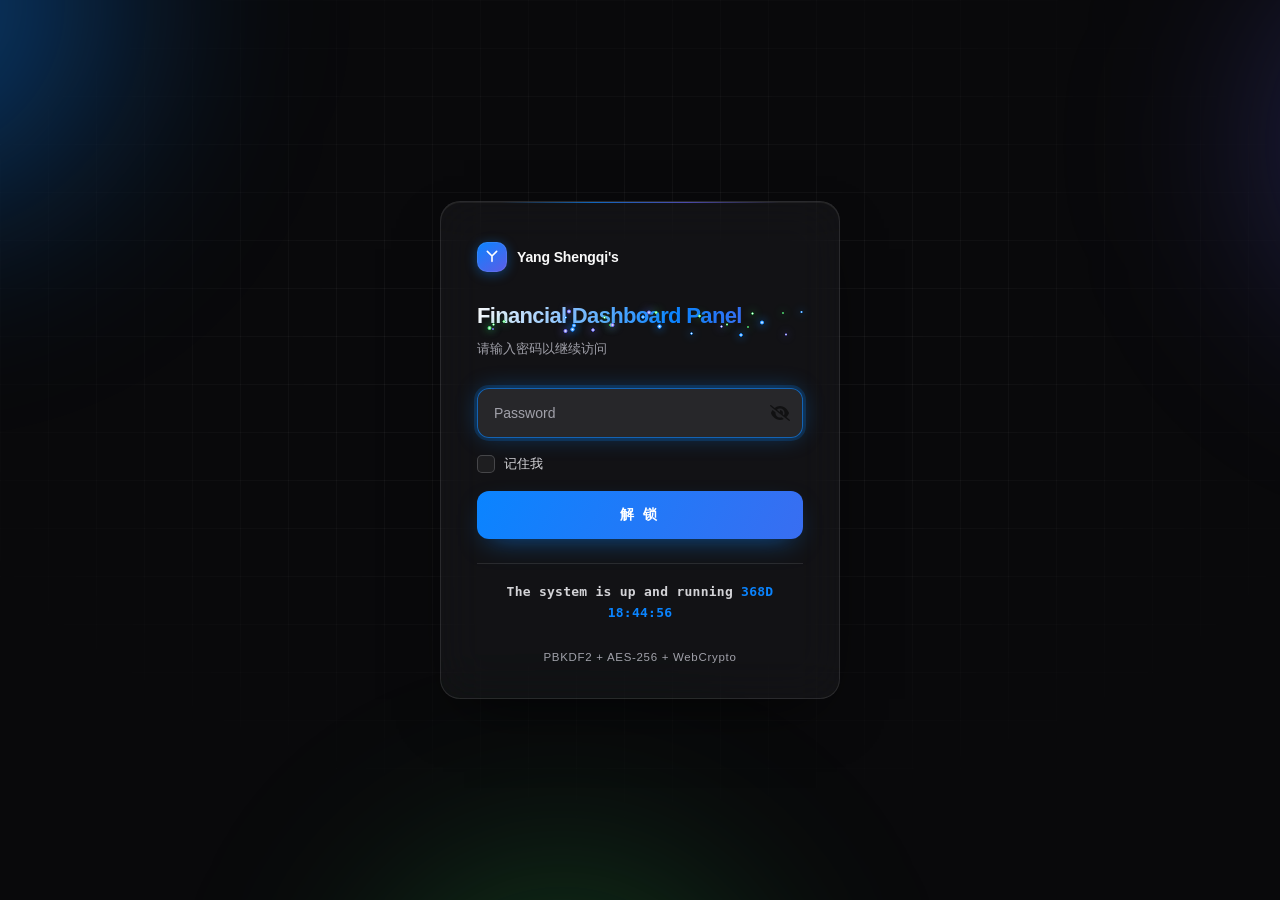
<file: hk-account-dashboard.html>
<!DOCTYPE html>
<html lang="zh-CN">
<head>
    <meta charset="utf-8" />
    <meta name="robots" content="noindex, nofollow, nosnippet, noarchive">
    <title>Yang Shengqi's</title>
    <link rel="icon" href="images/favicon.ico">
    <meta name="viewport" content="width=device-width, initial-scale=1" />

    <!-- 禁止缓存（合并重复项） -->
    <meta http-equiv="cache-control" content="no-cache, no-store, must-revalidate" />
    <meta http-equiv="expires" content="0" />
    <meta http-equiv="pragma" content="no-cache" />

    <style>
        /* ============================================================
         * 全局变量
         * ============================================================ */
        :root{
            --bg:            #09090b;
            --surface:       rgba(255,255,255,.04);
            --surface-2:     rgba(255,255,255,.07);
            --border:        rgba(255,255,255,.10);
            --border-2:      rgba(255,255,255,.18);

            --text:          #fafafa;
            --text-2:        #d4d4d8;
            --text-3:        #a1a1aa;

            --accent:        #0a84ff;
            --accent-2:      #30d158;
            --accent-violet: #5e5ce6;

            --r-md:          12px;
            --r-lg:          20px;
            --ease:          cubic-bezier(.22,1,.36,1);

            --font-mono:     ui-monospace, SFMono-Regular, "SF Mono",
                             Menlo, Consolas, monospace;
        }

        /* ============================================================
         * 重置
         * ============================================================ */
        *,*::before,*::after{ box-sizing: border-box; }
        html, body{ height: 100%; margin: 0; padding: 0; }

        body{
            background: var(--bg);
            color: var(--text);
            font-family: -apple-system, BlinkMacSystemFont, "SF Pro Display",
                         "Inter", "PingFang SC", "Microsoft YaHei",
                         "Segoe UI", Roboto, sans-serif;
            font-size: 14px;
            line-height: 1.6;
            -webkit-font-smoothing: antialiased;
            -moz-osx-font-smoothing: grayscale;
            overflow: hidden;
        }

        /* ============================================================
         * 背景：色团 + 网格
         * ============================================================ */
        .bg{
            position: fixed;
            inset: -20%;
            z-index: 0;
            pointer-events: none;
            filter: blur(90px);
        }
        .bg .blob{
            position: absolute;
            border-radius: 50%;
            will-change: transform;
        }
        .bg .b1{
            width: 620px; height: 620px;
            top: -10%; left: -8%;
            background: radial-gradient(circle,
                rgba(10,132,255,.55), transparent 68%);
            animation: drift1 22s ease-in-out infinite alternate;
        }
        .bg .b2{
            width: 520px; height: 520px;
            top: 5%; right: -10%;
            background: radial-gradient(circle,
                rgba(94,92,230,.50), transparent 68%);
            animation: drift2 26s ease-in-out infinite alternate;
        }
        .bg .b3{
            width: 560px; height: 560px;
            bottom: -20%; left: 30%;
            background: radial-gradient(circle,
                rgba(48,209,88,.35), transparent 68%);
            animation: drift3 30s ease-in-out infinite alternate;
        }

        @keyframes drift1{
            0%,100%{ transform: translate3d(0,0,0) scale(1); }
            100%    { transform: translate3d(60px,40px,0) scale(1.12); }
        }
        @keyframes drift2{
            0%,100%{ transform: translate3d(0,0,0) scale(1); }
            100%    { transform: translate3d(-50px,60px,0) scale(1.15); }
        }
        @keyframes drift3{
            0%,100%{ transform: translate3d(0,0,0) scale(1); }
            100%    { transform: translate3d(40px,-50px,0) scale(1.10); }
        }

        .grid{
            position: fixed;
            inset: 0;
            z-index: 0;
            pointer-events: none;
            background-image:
                linear-gradient(rgba(255,255,255,.045) 1px, transparent 1px),
                linear-gradient(90deg, rgba(255,255,255,.045) 1px, transparent 1px);
            background-size: 48px 48px;
            -webkit-mask-image: radial-gradient(ellipse 80% 70% at 50% 40%, #000 20%, transparent 78%);
                    mask-image: radial-gradient(ellipse 80% 70% at 50% 40%, #000 20%, transparent 78%);
        }

        /* ============================================================
         * 工具类（脚本依赖，不可删）
         * ============================================================ */
        .hidden{ display: none !important; }

        /* ============================================================
         * 加载屏
         * ============================================================ */
        #staticrypt_loading{
            position: fixed;
            inset: 0;
            z-index: 100;
            display: grid;
            place-items: center;
        }
        .spinner{
            width: 38px;
            height: 38px;
            border-radius: 50%;
            border: 3px solid rgba(255,255,255,.10);
            border-top-color: var(--accent);
            border-right-color: rgba(10,132,255,.45);
            animation: spin .9s linear infinite;
        }
        @keyframes spin{ to{ transform: rotate(360deg); } }

        /* ============================================================
         * 内容容器
         * ============================================================ */
        #staticrypt_content{
            position: relative;
            z-index: 1;
            min-height: 100%;
            display: grid;
            place-items: center;
            padding: 24px;
            animation: fadeUp .6s var(--ease) both;
        }
        @keyframes fadeUp{
            from{ opacity: 0; transform: translateY(16px); }
            to  { opacity: 1; transform: translateY(0); }
        }

        /* ============================================================
         * 登录卡片
         * ============================================================ */
        .card{
            position: relative;
            width: min(400px, 100%);
            padding: 40px 36px 32px;
            border-radius: var(--r-lg);
            background: var(--surface);
            border: 1px solid var(--border);
            box-shadow:
                0 1px 0 rgba(255,255,255,.06) inset,
                0 24px 60px -24px rgba(0,0,0,.75);
            backdrop-filter: blur(24px) saturate(180%);
            -webkit-backdrop-filter: blur(24px) saturate(180%);
            overflow: hidden;
        }
        .card::before{
            content: "";
            position: absolute;
            top: 0; left: 15%; right: 15%;
            height: 1px;
            background: linear-gradient(90deg,
                transparent, var(--accent), var(--accent-violet), transparent);
            opacity: .7;
        }

        /* ---------- 品牌 ---------- */
        .brand{
            display: flex;
            align-items: center;
            gap: 10px;
            margin-bottom: 26px;
        }
        .brand .mark{
            width: 30px;
            height: 30px;
            border-radius: 10px;
            flex: 0 0 auto;
            display: grid;
            place-items: center;
            color: #fff;
            font-size: 16px;
            font-weight: 800;
            line-height: 1;
            padding-bottom: 1px;
            background: linear-gradient(145deg, var(--accent), var(--accent-violet));
            box-shadow:
                0 2px 12px rgba(10,132,255,.40),
                0 0 0 1px rgba(255,255,255,.08) inset;
        }
        .brand .name{
            font-size: 14px;
            font-weight: 700;
            letter-spacing: -.01em;
            color: var(--text);
        }

        /* ---------- 标题 ---------- */
        .title{
            position: relative;            /* 供粒子绝对定位 */
            margin: 0 0 6px;
            font-size: 22px;
            font-weight: 800;
            letter-spacing: -.03em;
            background: linear-gradient(105deg,
                var(--text), var(--accent) 60%, var(--accent-violet));
            -webkit-background-clip: text;
                    background-clip: text;
            -webkit-text-fill-color: transparent;
            color: transparent;
        }
        .sub{
            margin: 0 0 28px;
            font-size: 13px;
            color: var(--text-3);
        }

        /* ============================================================
         * 表单
         * ============================================================ */
        .form{ display: flex; flex-direction: column; gap: 14px; }

        .pwd{
            position: relative;
            border-radius: var(--r-md);
            border: 1px solid var(--border);
            background: var(--surface-2);
            transition: border-color .22s var(--ease),
                        box-shadow   .22s var(--ease),
                        background   .22s var(--ease);
        }
        .pwd:focus-within{
            border-color: rgba(10,132,255,.65);
            background: rgba(255,255,255,.09);
            box-shadow:
                0 0 0 3px rgba(10,132,255,.18),
                0 0 24px -4px rgba(10,132,255,.45);
        }
        .pwd input{
            width: 100%;
            height: 48px;
            padding: 0 48px 0 16px;
            border: 0;
            outline: 0;
            background: transparent;
            color: var(--text);
            font-size: 14px;
            font-family: inherit;
            letter-spacing: .02em;
        }
        .pwd input::placeholder{
            color: var(--text-3);
            letter-spacing: 0;
        }

        .staticrypt-toggle-password-visibility{
            position: absolute;
            top: 50%;
            right: 12px;
            width: 20px;
            height: 20px;
            padding: 0;
            margin: 0;
            transform: translateY(-50%);
            cursor: pointer;
            opacity: .55;
            transition: opacity .2s var(--ease), transform .2s var(--ease);
            user-select: none;
        }
        .staticrypt-toggle-password-visibility:hover{
            opacity: 1;
            transform: translateY(-50%) scale(1.08);
        }
        /* 键盘聚焦时给出可见的焦点环 */
        .staticrypt-toggle-password-visibility:focus-visible{
            opacity: 1;
            outline: 2px solid rgba(10,132,255,.85);
            outline-offset: 2px;
            border-radius: 4px;
        }

        /* ---------- 记住我 ---------- */
        .remember{
            display: flex;
            align-items: center;
            gap: 9px;
            font-size: 13px;
            color: var(--text-2);
            cursor: pointer;
            user-select: none;
            padding: 2px 0;
        }
        .remember input[type="checkbox"]{
            appearance: none;
            -webkit-appearance: none;
            width: 18px;
            height: 18px;
            margin: 0;
            flex: 0 0 auto;
            border-radius: 5px;
            border: 1px solid var(--border-2);
            background: rgba(255,255,255,.05);
            cursor: pointer;
            position: relative;
            transition: background .18s var(--ease),
                        border-color .18s var(--ease);
        }
        .remember input[type="checkbox"]:hover{
            border-color: rgba(255,255,255,.30);
        }
        .remember input[type="checkbox"]:checked{
            background: var(--accent);
            border-color: var(--accent);
        }
        .remember input[type="checkbox"]:checked::after{
            content: "";
            position: absolute;
            left: 5px;
            top: 1px;
            width: 5px;
            height: 10px;
            border: solid #fff;
            border-width: 0 2px 2px 0;
            transform: rotate(45deg);
        }

        /* ---------- 提交按钮 ---------- */
        .submit{
            position: relative;
            height: 48px;
            border: 0;
            border-radius: var(--r-md);
            background: linear-gradient(115deg,
                var(--accent), var(--accent-violet));
            background-size: 180% 180%;
            color: #fff;
            font-family: inherit;
            font-size: 14px;
            font-weight: 650;
            letter-spacing: .18em;
            cursor: pointer;
            overflow: hidden;
            transition: transform .22s var(--ease),
                        box-shadow .22s var(--ease);
            box-shadow: 0 10px 28px -12px rgba(10,132,255,.65);
            animation: shift 8s ease infinite;
        }
        @keyframes shift{
            0%,100%{ background-position: 0% 50%; }
            50%    { background-position: 100% 50%; }
        }
        .submit:hover{
            transform: translateY(-1px);
            box-shadow: 0 16px 36px -12px rgba(10,132,255,.85);
        }
        .submit:active{
            transform: translateY(0) scale(.99);
        }
        .submit:focus-visible{
            outline: 2px solid rgba(255,255,255,.5);
            outline-offset: 2px;
        }
        .submit span{
            position: relative;
            z-index: 1;
        }
        .submit::after{
            content: "";
            position: absolute;
            top: 0; bottom: 0;
            left: -40%;
            width: 40%;
            background: linear-gradient(90deg,
                transparent, rgba(255,255,255,.35), transparent);
            animation: sweep 3.2s linear infinite;
            pointer-events: none;
        }
        @keyframes sweep{
            0%  { transform: translateX(0); }
            100%{ transform: translateX(360%); }
        }

        /* ============================================================
         * 页脚 + 运行时长
         * ============================================================ */
        .foot{
            margin-top: 24px;
            padding-top: 18px;
            border-top: 1px solid var(--border);
            text-align: center;
            font-size: 11.5px;
            letter-spacing: .06em;
            color: var(--text-3);
        }

        /* 运行时长：等宽字体 + 强调色 */
        .foot .timer{
            display: block;
            margin-bottom: 6px;
            font-family: var(--font-mono);
            font-size: 13px;
            font-weight: 700;
            letter-spacing: .02em;
            color: var(--text-2);
        }
        .foot .timer #display{
            color: var(--accent);
            font-variant-numeric: tabular-nums;
        }

        /* ============================================================
         * 响应式
         * ============================================================ */
        @media (max-width: 480px){
            #staticrypt_content{ padding: 16px; }
            .card{ padding: 32px 24px 26px; }
            .title{ font-size: 20px; }
        }

        /* ============================================================
         * 无障碍：减少动效
         * ============================================================ */
        @media (prefers-reduced-motion: reduce){
            .bg .blob,
            .submit,
            .submit::after,
            #staticrypt_content{
                animation: none !important;
            }
            .spinner{ animation-duration: 1.6s !important; }
        }

        /* ============================================================
         * 标题粒子（挂在 .title 上）
         * ============================================================ */
        .dust{
            position: absolute;
            border-radius: 50%;
            pointer-events: none;
            background: radial-gradient(circle, #fff,
                var(--pc, var(--accent)) 58%, transparent 72%);
            box-shadow: 0 0 8px var(--pc, var(--accent));
            filter: blur(.4px);
            animation-name: dustFloat;
            animation-iteration-count: infinite;
            animation-timing-function: ease-in-out;
        }
        @keyframes dustFloat{
            0%   { transform: translate(0,0) scale(.5); opacity: 0; }
            18%  { opacity: .85; }
            78%  { opacity: .6; }
            100% { transform: translate(22px,-72px) scale(1.15); opacity: 0; }
        }

        /* ============================================================
         * 背景流星
         * ============================================================ */
        .meteor{
            position: fixed;
            pointer-events: none;
            z-index: 0;
            opacity: 0;

            --meteor-color: color-mix(in srgb, var(--accent) 60%, #ffffff);
            --meteor-glow:  color-mix(in srgb, var(--accent) 45%, transparent);

            animation-name: meteorFall;
            animation-timing-function: linear;
            animation-fill-mode: forwards;
            will-change: transform, opacity;
        }
        .meteor::after{
            content: "";
            display: block;
            width: 0;
            height: 0;
            border: solid;
            border-width: 0.3px 0 0.3px var(--len, 10px);
            border-color: transparent transparent transparent var(--meteor-color);
            border-radius: 1px 0 0 1px;
            transform: rotate(-45deg);
            transform-origin: 0 0;
            box-shadow: 0 0 2px var(--meteor-glow);
        }
        @keyframes meteorFall{
            0%   { transform: translate3d(0,0,0);           opacity: 0; }
            8%   { opacity: 1; }
            75%  { opacity: 1; }
            100% { transform: translate3d(-90vw, 65vh, 0);  opacity: 0; }
        }
    </style>
</head>

<body>

    <!-- 背景色团 -->
    <div class="bg" aria-hidden="true">
        <span class="blob b1"></span>
        <span class="blob b2"></span>
        <span class="blob b3"></span>
    </div>
    <div class="grid" aria-hidden="true"></div>

    <!-- 加载屏（id 不可改） -->
    <div id="staticrypt_loading">
        <div class="spinner"></div>
    </div>

    <!-- 表单容器（id 不可改） -->
    <div id="staticrypt_content" class="hidden">
        <main class="card">

            <div class="brand">
                <span class="mark">
                  <svg viewBox="0 0 24 24" width="16" height="16"
                       fill="none" stroke="#fff" stroke-width="2.4"
                       stroke-linecap="round" stroke-linejoin="round">
                    <path d="M5 5 L12 12 L19 5 M12 12 L12 20"/>
                  </svg>
                </span>
                <span class="name">Yang Shengqi's</span>
            </div>

            <h1 class="title">Financial Dashboard Panel</h1>
            <p class="sub">请输入密码以继续访问</p>

            <form id="staticrypt-form" action="#" method="post" class="form">

                <div class="pwd">
                    <input
                        id="staticrypt-password"
                        type="password"
                        name="password"
                        placeholder="Password"
                        autofocus
                    />
                    <img
                        class="staticrypt-toggle-password-visibility"
                        tabindex="0"
                        role="button"
                        alt="显示密码"
                        aria-label="显示密码"
                        title="显示密码"
                        onkeydown="if(event.key==='Enter'||event.key===' '){event.preventDefault();this.click();}"
                        src="[data-uri]"
                    />
                </div>

                <label id="staticrypt-remember-label" class="remember hidden">
                    <input id="staticrypt-remember" type="checkbox" name="remember" />
                    <span>记住我</span>
                </label>

                <button type="submit" class="submit">
                    <span>解 锁</span>
                </button>

            </form>

            <div class="foot">
                <span class="timer">
                    The system is up and running <span id="display">--</span>
                </span>
                <br>
                PBKDF2 + AES-256 + WebCrypto
            </div>

        </main>
    </div>


    <!-- 加密JS开始 -->
        <script>
            // these variables will be filled when generating the file - the template format is 'variable_name'
            const staticryptInitiator = 
            ((function(){
  const exports = {};
  const cryptoEngine = ((function(){
  const exports = {};
  const { subtle } = crypto;

const IV_BITS = 16 * 8;
const HEX_BITS = 4;
const ENCRYPTION_ALGO = "AES-CBC";

/**
 * Translates between utf8 encoded hexadecimal strings
 * and Uint8Array bytes.
 */
const HexEncoder = {
    /**
     * hex string -> bytes
     * @param {string} hexString
     * @returns {Uint8Array}
     */
    parse: function (hexString) {
        if (hexString.length % 2 !== 0) throw "Invalid hexString";
        const arrayBuffer = new Uint8Array(hexString.length / 2);

        for (let i = 0; i < hexString.length; i += 2) {
            const byteValue = parseInt(hexString.substring(i, i + 2), 16);
            if (isNaN(byteValue)) {
                throw "Invalid hexString";
            }
            arrayBuffer[i / 2] = byteValue;
        }
        return arrayBuffer;
    },

    /**
     * bytes -> hex string
     * @param {Uint8Array} bytes
     * @returns {string}
     */
    stringify: function (bytes) {
        const hexBytes = [];

        for (let i = 0; i < bytes.length; ++i) {
            let byteString = bytes[i].toString(16);
            if (byteString.length < 2) {
                byteString = "0" + byteString;
            }
            hexBytes.push(byteString);
        }
        return hexBytes.join("");
    },
};

/**
 * Translates between utf8 strings and Uint8Array bytes.
 */
const UTF8Encoder = {
    parse: function (str) {
        return new TextEncoder().encode(str);
    },

    stringify: function (bytes) {
        return new TextDecoder().decode(bytes);
    },
};

/**
 * Salt and encrypt a msg with a password.
 */
async function encrypt(msg, hashedPassword) {
    // Must be 16 bytes, unpredictable, and preferably cryptographically random. However, it need not be secret.
    // https://developer.mozilla.org/en-US/docs/Web/API/SubtleCrypto/encrypt#parameters
    const iv = crypto.getRandomValues(new Uint8Array(IV_BITS / 8));

    const key = await subtle.importKey("raw", HexEncoder.parse(hashedPassword), ENCRYPTION_ALGO, false, ["encrypt"]);

    const encrypted = await subtle.encrypt(
        {
            name: ENCRYPTION_ALGO,
            iv: iv,
        },
        key,
        UTF8Encoder.parse(msg)
    );

    // iv will be 32 hex characters, we prepend it to the ciphertext for use in decryption
    return HexEncoder.stringify(iv) + HexEncoder.stringify(new Uint8Array(encrypted));
}
exports.encrypt = encrypt;

/**
 * Decrypt a salted msg using a password.
 *
 * @param {string} encryptedMsg
 * @param {string} hashedPassword
 * @returns {Promise<string>}
 */
async function decrypt(encryptedMsg, hashedPassword) {
    const ivLength = IV_BITS / HEX_BITS;
    const iv = HexEncoder.parse(encryptedMsg.substring(0, ivLength));
    const encrypted = encryptedMsg.substring(ivLength);

    const key = await subtle.importKey("raw", HexEncoder.parse(hashedPassword), ENCRYPTION_ALGO, false, ["decrypt"]);

    const outBuffer = await subtle.decrypt(
        {
            name: ENCRYPTION_ALGO,
            iv: iv,
        },
        key,
        HexEncoder.parse(encrypted)
    );

    return UTF8Encoder.stringify(new Uint8Array(outBuffer));
}
exports.decrypt = decrypt;

/**
 * Salt and hash the password so it can be stored in localStorage without opening a password reuse vulnerability.
 *
 * @param {string} password
 * @param {string} salt
 * @returns {Promise<string>}
 */
async function hashPassword(password, salt) {
    // we hash the password in multiple steps, each adding more iterations. This is because we used to allow less
    // iterations, so for backward compatibility reasons, we need to support going from that to more iterations.
    let hashedPassword = await hashLegacyRound(password, salt);

    hashedPassword = await hashSecondRound(hashedPassword, salt);

    return hashThirdRound(hashedPassword, salt);
}
exports.hashPassword = hashPassword;

/**
 * This hashes the password with 1k iterations. This is a low number, we need this function to support backwards
 * compatibility.
 *
 * @param {string} password
 * @param {string} salt
 * @returns {Promise<string>}
 */
function hashLegacyRound(password, salt) {
    return pbkdf2(password, salt, 1000, "SHA-1");
}
exports.hashLegacyRound = hashLegacyRound;

/**
 * Add a second round of iterations. This is because we used to use 1k, so for backwards compatibility with
 * remember-me/autodecrypt links, we need to support going from that to more iterations.
 *
 * @param hashedPassword
 * @param salt
 * @returns {Promise<string>}
 */
function hashSecondRound(hashedPassword, salt) {
    return pbkdf2(hashedPassword, salt, 14000, "SHA-256");
}
exports.hashSecondRound = hashSecondRound;

/**
 * Add a third round of iterations to bring total number to 600k. This is because we used to use 1k, then 15k, so for
 * backwards compatibility with remember-me/autodecrypt links, we need to support going from that to more iterations.
 *
 * @param hashedPassword
 * @param salt
 * @returns {Promise<string>}
 */
function hashThirdRound(hashedPassword, salt) {
    return pbkdf2(hashedPassword, salt, 585000, "SHA-256");
}
exports.hashThirdRound = hashThirdRound;

/**
 * Salt and hash the password so it can be stored in localStorage without opening a password reuse vulnerability.
 *
 * @param {string} password
 * @param {string} salt
 * @param {int} iterations
 * @param {string} hashAlgorithm
 * @returns {Promise<string>}
 */
async function pbkdf2(password, salt, iterations, hashAlgorithm) {
    const key = await subtle.importKey("raw", UTF8Encoder.parse(password), "PBKDF2", false, ["deriveBits"]);

    const keyBytes = await subtle.deriveBits(
        {
            name: "PBKDF2",
            hash: hashAlgorithm,
            iterations,
            salt: UTF8Encoder.parse(salt),
        },
        key,
        256
    );

    return HexEncoder.stringify(new Uint8Array(keyBytes));
}

function generateRandomSalt() {
    const bytes = crypto.getRandomValues(new Uint8Array(128 / 8));

    return HexEncoder.stringify(new Uint8Array(bytes));
}
exports.generateRandomSalt = generateRandomSalt;

async function signMessage(hashedPassword, message) {
    const key = await subtle.importKey(
        "raw",
        HexEncoder.parse(hashedPassword),
        {
            name: "HMAC",
            hash: "SHA-256",
        },
        false,
        ["sign"]
    );
    const signature = await subtle.sign("HMAC", key, UTF8Encoder.parse(message));

    return HexEncoder.stringify(new Uint8Array(signature));
}
exports.signMessage = signMessage;

function getRandomAlphanum() {
    const possibleCharacters = "abcdefghijklmnopqrstuvwxyzABCDEFGHIJKLMNOPQRSTUVWXYZ0123456789";

    let byteArray;
    let parsedInt;

    // Keep generating new random bytes until we get a value that falls
    // within a range that can be evenly divided by possibleCharacters.length
    do {
        byteArray = crypto.getRandomValues(new Uint8Array(1));
        // extract the lowest byte to get an int from 0 to 255 (probably unnecessary, since we're only generating 1 byte)
        parsedInt = byteArray[0] & 0xff;
    } while (parsedInt >= 256 - (256 % possibleCharacters.length));

    // Take the modulo of the parsed integer to get a random number between 0 and totalLength - 1
    const randomIndex = parsedInt % possibleCharacters.length;

    return possibleCharacters[randomIndex];
}

/**
 * Generate a random string of a given length.
 *
 * @param {int} length
 * @returns {string}
 */
function generateRandomString(length) {
    let randomString = "";

    for (let i = 0; i < length; i++) {
        randomString += getRandomAlphanum();
    }

    return randomString;
}
exports.generateRandomString = generateRandomString;

  return exports;
})());
const codec = ((function(){
  const exports = {};
  /**
 * Initialize the codec with the provided cryptoEngine - this return functions to encode and decode messages.
 *
 * @param cryptoEngine - the engine to use for encryption / decryption
 */
function init(cryptoEngine) {
    const exports = {};

    /**
     * Top-level function for encoding a message.
     * Includes password hashing, encryption, and signing.
     *
     * @param {string} msg
     * @param {string} password
     * @param {string} salt
     *
     * @returns {string} The encoded text
     */
    async function encode(msg, password, salt) {
        const hashedPassword = await cryptoEngine.hashPassword(password, salt);

        const encrypted = await cryptoEngine.encrypt(msg, hashedPassword);

        // we use the hashed password in the HMAC because this is effectively what will be used a password (so we can store
        // it in localStorage safely, we don't use the clear text password)
        const hmac = await cryptoEngine.signMessage(hashedPassword, encrypted);

        return hmac + encrypted;
    }
    exports.encode = encode;

    /**
     * Encode using a password that has already been hashed. This is useful to encode multiple messages in a row, that way
     * we don't need to hash the password multiple times.
     *
     * @param {string} msg
     * @param {string} hashedPassword
     *
     * @returns {string} The encoded text
     */
    async function encodeWithHashedPassword(msg, hashedPassword) {
        const encrypted = await cryptoEngine.encrypt(msg, hashedPassword);

        // we use the hashed password in the HMAC because this is effectively what will be used a password (so we can store
        // it in localStorage safely, we don't use the clear text password)
        const hmac = await cryptoEngine.signMessage(hashedPassword, encrypted);

        return hmac + encrypted;
    }
    exports.encodeWithHashedPassword = encodeWithHashedPassword;

    /**
     * Top-level function for decoding a message.
     * Includes signature check and decryption.
     *
     * @param {string} signedMsg
     * @param {string} hashedPassword
     * @param {string} salt
     * @param {int} backwardCompatibleAttempt
     * @param {string} originalPassword
     *
     * @returns {Object} {success: true, decoded: string} | {success: false, message: string}
     */
    async function decode(signedMsg, hashedPassword, salt, backwardCompatibleAttempt = 0, originalPassword = "") {
        const encryptedHMAC = signedMsg.substring(0, 64);
        const encryptedMsg = signedMsg.substring(64);
        const decryptedHMAC = await cryptoEngine.signMessage(hashedPassword, encryptedMsg);

        if (decryptedHMAC !== encryptedHMAC) {
            // we have been raising the number of iterations in the hashing algorithm multiple times, so to support the old
            // remember-me/autodecrypt links we need to try bringing the old hashes up to speed.
            originalPassword = originalPassword || hashedPassword;
            if (backwardCompatibleAttempt === 0) {
                const updatedHashedPassword = await cryptoEngine.hashThirdRound(originalPassword, salt);

                return decode(signedMsg, updatedHashedPassword, salt, backwardCompatibleAttempt + 1, originalPassword);
            }
            if (backwardCompatibleAttempt === 1) {
                let updatedHashedPassword = await cryptoEngine.hashSecondRound(originalPassword, salt);
                updatedHashedPassword = await cryptoEngine.hashThirdRound(updatedHashedPassword, salt);

                return decode(signedMsg, updatedHashedPassword, salt, backwardCompatibleAttempt + 1, originalPassword);
            }

            return { success: false, message: "Signature mismatch" };
        }

        return {
            success: true,
            decoded: await cryptoEngine.decrypt(encryptedMsg, hashedPassword),
        };
    }
    exports.decode = decode;

    return exports;
}
exports.init = init;

  return exports;
})());
const decode = codec.init(cryptoEngine).decode;

/**
 * Initialize the staticrypt module, that exposes functions callbable by the password_template.
 *
 * @param {{
 *  staticryptEncryptedMsgUniqueVariableName: string,
 *  isRememberEnabled: boolean,
 *  rememberDurationInDays: number,
 *  staticryptSaltUniqueVariableName: string,
 * }} staticryptConfig - object of data that is stored on the password_template at encryption time.
 *
 * @param {{
 *  rememberExpirationKey: string,
 *  rememberPassphraseKey: string,
 *  replaceHtmlCallback: function,
 *  clearLocalStorageCallback: function,
 * }} templateConfig - object of data that can be configured by a custom password_template.
 */
function init(staticryptConfig, templateConfig) {
    const exports = {};

    /**
     * Decrypt our encrypted page, replace the whole HTML.
     *
     * @param {string} hashedPassword
     * @returns {Promise<boolean>}
     */
    async function decryptAndReplaceHtml(hashedPassword) {
        const { staticryptEncryptedMsgUniqueVariableName, staticryptSaltUniqueVariableName } = staticryptConfig;
        const { replaceHtmlCallback } = templateConfig;

        const result = await decode(
            staticryptEncryptedMsgUniqueVariableName,
            hashedPassword,
            staticryptSaltUniqueVariableName
        );
        if (!result.success) {
            return false;
        }
        const plainHTML = result.decoded;

        // if the user configured a callback call it, otherwise just replace the whole HTML
        if (typeof replaceHtmlCallback === "function") {
            replaceHtmlCallback(plainHTML);
        } else {
            document.write(plainHTML);
            document.close();
        }

        return true;
    }

    /**
     * Attempt to decrypt the page and replace the whole HTML.
     *
     * @param {string} password
     * @param {boolean} isRememberChecked
     *
     * @returns {Promise<{isSuccessful: boolean, hashedPassword?: string}>} - we return an object, so that if we want to
     *   expose more information in the future we can do it without breaking the password_template
     */
    async function handleDecryptionOfPage(password, isRememberChecked) {
        const { staticryptSaltUniqueVariableName } = staticryptConfig;

        // decrypt and replace the whole page
        const hashedPassword = await cryptoEngine.hashPassword(password, staticryptSaltUniqueVariableName);
        return handleDecryptionOfPageFromHash(hashedPassword, isRememberChecked);
    }
    exports.handleDecryptionOfPage = handleDecryptionOfPage;

    async function handleDecryptionOfPageFromHash(hashedPassword, isRememberChecked) {
        const { isRememberEnabled, rememberDurationInDays } = staticryptConfig;
        const { rememberExpirationKey, rememberPassphraseKey } = templateConfig;

        const isDecryptionSuccessful = await decryptAndReplaceHtml(hashedPassword);

        if (!isDecryptionSuccessful) {
            return {
                isSuccessful: false,
                hashedPassword,
            };
        }

        // remember the hashedPassword and set its expiration if necessary
        if (isRememberEnabled && isRememberChecked) {
            window.localStorage.setItem(rememberPassphraseKey, hashedPassword);

            // set the expiration if the duration isn't 0 (meaning no expiration)
            if (rememberDurationInDays > 0) {
                window.localStorage.setItem(
                    rememberExpirationKey,
                    (new Date().getTime() + rememberDurationInDays * 24 * 60 * 60 * 1000).toString()
                );
            }
        }

        return {
            isSuccessful: true,
            hashedPassword,
        };
    }
    exports.handleDecryptionOfPageFromHash = handleDecryptionOfPageFromHash;

    /**
     * Clear localstorage from staticrypt related values
     */
    function clearLocalStorage() {
        const { clearLocalStorageCallback, rememberExpirationKey, rememberPassphraseKey } = templateConfig;

        if (typeof clearLocalStorageCallback === "function") {
            clearLocalStorageCallback();
        } else {
            localStorage.removeItem(rememberPassphraseKey);
            localStorage.removeItem(rememberExpirationKey);
        }
    }

    async function handleDecryptOnLoad() {
        let isSuccessful = await decryptOnLoadFromUrl();

        if (!isSuccessful) {
            isSuccessful = await decryptOnLoadFromRememberMe();
        }

        return { isSuccessful };
    }
    exports.handleDecryptOnLoad = handleDecryptOnLoad;

    /**
     * Clear storage if we are logging out
     *
     * @returns {boolean} - whether we logged out
     */
    function logoutIfNeeded() {
        const logoutKey = "staticrypt_logout";

        // handle logout through query param
        const queryParams = new URLSearchParams(window.location.search);
        if (queryParams.has(logoutKey)) {
            clearLocalStorage();
            return true;
        }

        // handle logout through URL fragment
        const hash = window.location.hash.substring(1);
        if (hash.includes(logoutKey)) {
            clearLocalStorage();
            return true;
        }

        return false;
    }

    /**
     * To be called on load: check if we want to try to decrypt and replace the HTML with the decrypted content, and
     * try to do it if needed.
     *
     * @returns {Promise<boolean>} true if we derypted and replaced the whole page, false otherwise
     */
    async function decryptOnLoadFromRememberMe() {
        const { rememberDurationInDays } = staticryptConfig;
        const { rememberExpirationKey, rememberPassphraseKey } = templateConfig;

        // if we are login out, terminate
        if (logoutIfNeeded()) {
            return false;
        }

        // if there is expiration configured, check if we're not beyond the expiration
        if (rememberDurationInDays && rememberDurationInDays > 0) {
            const expiration = localStorage.getItem(rememberExpirationKey),
                isExpired = expiration && new Date().getTime() > parseInt(expiration);

            if (isExpired) {
                clearLocalStorage();
                return false;
            }
        }

        const hashedPassword = localStorage.getItem(rememberPassphraseKey);

        if (hashedPassword) {
            // try to decrypt
            const isDecryptionSuccessful = await decryptAndReplaceHtml(hashedPassword);

            // if the decryption is unsuccessful the password might be wrong - silently clear the saved data and let
            // the user fill the password form again
            if (!isDecryptionSuccessful) {
                clearLocalStorage();
                return false;
            }

            return true;
        }

        return false;
    }

    async function decryptOnLoadFromUrl() {
        const passwordKey = "staticrypt_pwd";
        const rememberMeKey = "remember_me";

        // try to get the password from the query param (for backward compatibility - we now want to avoid this method,
        // since it sends the hashed password to the server which isn't needed)
        const queryParams = new URLSearchParams(window.location.search);
        const hashedPasswordQuery = queryParams.get(passwordKey);
        const rememberMeQuery = queryParams.get(rememberMeKey);

        const urlFragment = window.location.hash.substring(1);
        // get the password from the url fragment
        const hashedPasswordRegexMatch = urlFragment.match(new RegExp(passwordKey + "=([^&]*)"));
        const hashedPasswordFragment = hashedPasswordRegexMatch ? hashedPasswordRegexMatch[1] : null;
        const rememberMeFragment = urlFragment.includes(rememberMeKey);

        const hashedPassword = hashedPasswordFragment || hashedPasswordQuery;
        const rememberMe = rememberMeFragment || rememberMeQuery;

        if (hashedPassword) {
            return handleDecryptionOfPageFromHash(hashedPassword, rememberMe);
        }

        return false;
    }

    return exports;
}
exports.init = init;

  return exports;
})());
        ;
            const templateError = "template_error",
                templateToggleAltShow = "template_toggle_show",
                templateToggleAltHide = "template_toggle_hide",
                isRememberEnabled = true,
                staticryptConfig = {"staticryptEncryptedMsgUniqueVariableName":"[base64]","isRememberEnabled":true,"rememberDurationInDays":0,"staticryptSaltUniqueVariableName":"890c9efdcaa370363c22bf599db7ba49"};

            // you can edit these values to customize some of the behavior of StatiCrypt
            const templateConfig = {
                rememberExpirationKey: "staticrypt_expiration",
                rememberPassphraseKey: "staticrypt_passphrase",
                replaceHtmlCallback: null,
                clearLocalStorageCallback: null,
            };

            // init the staticrypt engine
            const staticrypt = staticryptInitiator.init(staticryptConfig, templateConfig);

            // try to automatically decrypt on load if there is a saved password
            window.onload = async function () {
                const { isSuccessful } = await staticrypt.handleDecryptOnLoad();

                // if we didn't decrypt anything on load, show the password prompt. Otherwise the content has already been
                // replaced, no need to do anything
                if (!isSuccessful) {
                    // hide loading screen
                    document.getElementById("staticrypt_loading").classList.add("hidden");
                    document.getElementById("staticrypt_content").classList.remove("hidden");
                    document.getElementById("staticrypt-password").focus();

                    // show the remember me checkbox
                    if (isRememberEnabled) {
                        document.getElementById("staticrypt-remember-label").classList.remove("hidden");
                    }
                }
            };

            // toggle password visibility
            const toggleIcon = document.querySelector(".staticrypt-toggle-password-visibility");
            // these two icons are coming from FontAwesome
            const imgSrcEyeClosed =
                "[data-uri]";
            const imgSrcEyeOpened =
                "[data-uri]";
            toggleIcon.addEventListener("click", function () {
                const passwordInput = document.getElementById("staticrypt-password");
                if (passwordInput.type === "password") {
                    passwordInput.type = "text";
                    toggleIcon.src = imgSrcEyeOpened;
                    toggleIcon.alt = templateToggleAltHide;
                    toggleIcon.title = templateToggleAltHide;
                } else {
                    passwordInput.type = "password";
                    toggleIcon.src = imgSrcEyeClosed;
                    toggleIcon.alt = templateToggleAltShow;
                    toggleIcon.title = templateToggleAltShow;
                }
            });

            // handle password form submission
            document.getElementById("staticrypt-form").addEventListener("submit", async function (e) {
                e.preventDefault();

                const password = document.getElementById("staticrypt-password").value,
                    isRememberChecked = document.getElementById("staticrypt-remember").checked;

                const { isSuccessful } = await staticrypt.handleDecryptionOfPage(password, isRememberChecked);

                if (!isSuccessful) {
                    alert(templateError);
                }
            });
        </script>

    <!-- 加密JS结束 -->


    <script>
    /* 登录页特效：标题粒子 + 背景流星 + 运行时长 */
    (function(){
      'use strict';

      var reduceMotion = window.matchMedia &&
                         window.matchMedia('(prefers-reduced-motion: reduce)').matches;

      /* ---------- 1. 标题粒子 ---------- */
      (function(){
        if (reduceMotion) return;

        var title = document.querySelector('.title');
        if (!title) return;

        var COLS = ['var(--accent)', 'var(--accent-2)', 'var(--accent-violet)'];
        var frag = document.createDocumentFragment();

        for (var i = 0; i < 28; i++){
          var p = document.createElement('span');
          p.className = 'dust';
          p.setAttribute('aria-hidden', 'true');

          var size = 2 + Math.random() * 3;
          p.style.setProperty('--pc', COLS[Math.floor(Math.random() * 3)]);
          p.style.left   = (Math.random() * 100).toFixed(1) + '%';
          p.style.top    = (30 + Math.random() * 70).toFixed(1) + '%';
          p.style.width  = size.toFixed(1) + 'px';
          p.style.height = size.toFixed(1) + 'px';
          p.style.animationDuration = (6 + Math.random() * 8).toFixed(1) + 's';
          p.style.animationDelay    = (-Math.random() * 12).toFixed(1) + 's';
          frag.appendChild(p);
        }
        title.appendChild(frag);
      })();

      /* ---------- 2. 背景流星 ---------- */
      (function(){
        if (reduceMotion) return;

        var MIN_GAP        = 800;    /* 两颗流星最小间隔（ms） */
        var MAX_GAP        = 2000;   /* 两颗流星最大间隔（ms） */
        var MAX_CONCURRENT = 12;     /* 同时存在的上限 */
        var DUR_MIN        = 2.2;    /* 最短飞行时长（秒） */
        var DUR_MAX        = 10;     /* 最长飞行时长（秒） */
        var LEN_MIN        = 10;     /* 最短尾巴（px） */
        var LEN_MAX        = 30;     /* 最长尾巴（px） */

        var active = 0;

        function spawn(){
          if (active >= MAX_CONCURRENT || document.hidden){ schedule(); return; }

          var el = document.createElement('div');
          el.className = 'meteor';
          el.setAttribute('aria-hidden', 'true');

          el.style.left = (30 + Math.random() * 80) + 'vw';
          el.style.top  = (-15 + Math.random() * 45) + 'vh';

          var len = LEN_MIN + Math.random() * (LEN_MAX - LEN_MIN);
          var dur = DUR_MIN + Math.random() * (DUR_MAX - DUR_MIN);
          el.style.setProperty('--len', len.toFixed(0) + 'px');
          el.style.animationDuration = dur.toFixed(2) + 's';

          document.body.appendChild(el);
          active++;

          el.addEventListener('animationend', function(){
            active--;
            if (el.parentNode) el.parentNode.removeChild(el);
          });

          schedule();
        }

        function schedule(){
          setTimeout(spawn, MIN_GAP + Math.random() * (MAX_GAP - MIN_GAP));
        }

        schedule();
      })();

      /* ---------- 3. 运行时长 ---------- */
      (function(){
        var startDate = new Date(2025, 11, 1, 0, 0, 0);  // 2025-12-01 00:00:00 本地时间
        var display = document.getElementById('display');
        if (!display) return;

        function pad(n){ return String(n).padStart(2, '0'); }

        function format(ms){
          var s = Math.floor(ms / 1000);
          var d = Math.floor(s / 86400);
          var h = Math.floor((s % 86400) / 3600);
          var m = Math.floor((s % 3600) / 60);
          var ss = s % 60;
          return d + 'D ' + pad(h) + ':' + pad(m) + ':' + pad(ss);
        }

        function render(){
          display.textContent = format(Date.now() - startDate.getTime());
        }

        render();
        setInterval(render, 1000);
      })();

    })();
    </script>

</body>
</html>
</file>
<file: css/neumorphism.css>
/* ============================================================
 * Neumorphism · 经济数据趋势 + 真实性检验
 * v5.3.1
 * ============================================================ */
:root{
  --bg:#e0e5ec;
  --shadow-dark:#b8bcc2; --shadow-light:#ffffff;
  --accent:#6d5dfc; --accent-soft:rgba(109,93,252,.14);
  --text:#333333; --text-2:#6b7280; --text-3:#9aa3b5;
  --ok:#35c7b3; --warn:#f0a44a; --fail:#ef6b6b; --mid:#9aa3b5;
  --c1:#6d5dfc; --c2:#4ecdc4; --c3:#f29c6b; --c4:#a78bfa;

  --sh-out-xs:2px 2px 4px var(--shadow-dark),-2px -2px 4px var(--shadow-light);
  --sh-out-sm:4px 4px 8px var(--shadow-dark),-4px -4px 8px var(--shadow-light);
  --sh-out:8px 8px 16px var(--shadow-dark),-8px -8px 16px var(--shadow-light);
  --sh-out-lg:12px 12px 24px var(--shadow-dark),-12px -12px 24px var(--shadow-light);
  --sh-hover:2px 2px 4px var(--shadow-dark),-2px -2px 4px var(--shadow-light);
  --sh-hover-xs:1px 1px 2px var(--shadow-dark),-1px -1px 2px var(--shadow-light);
  --sh-in-xs:inset 1px 1px 3px var(--shadow-dark),inset -1px -1px 3px var(--shadow-light);
  --sh-in-sm:inset 3px 3px 6px var(--shadow-dark),inset -3px -3px 6px var(--shadow-light);
  --sh-in:inset 6px 6px 12px var(--shadow-dark),inset -6px -6px 12px var(--shadow-light);

  --r-sm:12px; --r:16px; --r-lg:24px; --r-full:999px;
  --t:300ms ease-in-out;

  --font:"Microsoft YaHei","PingFang SC","Hiragino Sans GB",
         "Segoe UI",Roboto,Helvetica,Arial,
         "Noto Sans SC","Source Han Sans SC",sans-serif;
}

/* ============ 涨跌方向色（供 deltaClass 使用） ============ */
/* up = 朝好的方向变（绿），dn = 朝坏的方向变（红），fl = 中性/无数据（灰） */
.up{color:var(--ok);}
.dn{color:var(--fail);}
.fl{color:var(--text-3);}

*{box-sizing:border-box;}
*,*::before,*::after{font-family:var(--font);}

html{scroll-behavior:smooth;}
html,body{background:var(--bg);color:var(--text);
  font-size:14px;line-height:1.7;margin:0;-webkit-font-smoothing:antialiased;}
body{min-width:1440px;overflow-x:auto;}
a{color:var(--accent);text-decoration:none;}
h1,h2,h3,h4{margin:0;font-weight:600;line-height:1.35;color:var(--text);}
p{margin:0;}
.container{width:1440px;margin:0 auto;padding:0 24px;}

/* ============ 导航 ============ */
.nav{position:sticky;top:0;z-index:50;background:var(--bg);height:76px;display:flex;align-items:center;
  box-shadow:6px 6px 12px var(--shadow-dark),-6px -6px 12px var(--shadow-light);}
.nav-inner{width:1440px;margin:0 auto;padding:0 24px;display:flex;align-items:center;justify-content:space-between;gap:20px;}
.brand{display:flex;align-items:center;gap:12px;font-weight:600;font-size:15px;}
.brand .mark{width:42px;height:42px;display:grid;place-items:center;border-radius:50%;
  background:var(--bg);box-shadow:var(--sh-out-sm);color:var(--accent);font-size:18px;font-weight:700;}
  background:var(--bg);box-shadow:var(--sh-out-sm);color:var(--accent);font-size:18px;font-weight:700;}
.pills{display:flex;gap:4px;padding:6px;border-radius:var(--r-full);background:var(--bg);box-shadow:var(--sh-in-sm);}
.pill{border:none;background:transparent;color:var(--text-2);padding:9px 16px;border-radius:var(--r-full);
  font-size:13px;cursor:pointer;white-space:nowrap;
  transition:box-shadow var(--t),color var(--t);}
.pill:hover{color:var(--text);box-shadow:var(--sh-out-sm);}
.pill.active{color:var(--accent);font-weight:600;background:var(--bg);box-shadow:var(--sh-out-sm);}
.pill:active{box-shadow:var(--sh-in-sm);}

/* ============ 时间范围切换 ============ */
.range-tabs{display:inline-flex;gap:4px;padding:6px;border-radius:var(--r-full);
  background:var(--bg);box-shadow:var(--sh-in-sm);flex-shrink:0;}
.range-tabs button{border:none;background:transparent;font-family:var(--font);
  font-size:13px;color:var(--text-2);padding:9px 16px;border-radius:var(--r-full);
  cursor:pointer;white-space:nowrap;transition:box-shadow var(--t),color var(--t);}
.range-tabs button:hover{color:var(--text);box-shadow:var(--sh-out-sm);}
.range-tabs button.active{color:var(--accent);font-weight:600;background:var(--bg);
  box-shadow:var(--sh-out-sm);}
.range-tabs button:active{box-shadow:var(--sh-in-sm);}

/* ============ Hero ============ */
.hero{padding:44px 0 20px;}
.hero__panel{border-radius:var(--r-lg);background:var(--bg);box-shadow:var(--sh-out-lg);padding:46px 52px;
  display:flex;flex-direction:column;gap:20px;}
.tagx{align-self:flex-start;display:inline-flex;align-items:center;gap:8px;padding:7px 16px;border-radius:var(--r-full);
  background:var(--bg);box-shadow:var(--sh-in-sm);font-size:12px;color:var(--text-2);}
.tagx i{width:6px;height:6px;border-radius:50%;background:var(--accent);}
.hero h1{font-size:44px;font-weight:700;line-height:1.2;}
.hero h1 em{font-style:normal;color:var(--accent);}
.hero__lede{font-size:15px;color:var(--text-2);max-width:66ch;line-height:1.75;}
.hero__lede b{color:var(--text);}
.hero__lede span{display:block;margin-top:4px;}
.hero__chips{display:flex;flex-wrap:wrap;gap:10px;}
.chipx{padding:9px 16px;border-radius:var(--r-full);background:var(--bg);box-shadow:var(--sh-out-sm);
  font-size:12px;color:var(--text-2);transition:box-shadow var(--t),color var(--t);}
.chipx:hover{box-shadow:var(--sh-hover);color:var(--accent);}

/* ============ 区块标题 ============ */
section{padding:32px 0;scroll-margin-top:92px;}
.section-label{display:flex;align-items:center;gap:12px;margin-bottom:18px;padding-left:4px;}
.section-label .num{font-size:12px;font-weight:700;color:var(--accent);padding:2px 8px;border-radius:var(--r-full);
  background:var(--bg);box-shadow:var(--sh-out-xs);}
.section-label .txt{font-size:15px;font-weight:600;}
.section-label .hint{font-size:12px;color:var(--text-3);margin-left:auto;}

/* ============ 卡片 ============ */
.card,.panel,.chart-card{background:var(--bg);border-radius:var(--r-lg);box-shadow:var(--sh-out);}
.card{padding:26px 30px;}

/* ============ 输入 ============ */
textarea{width:100%;border:none;outline:none;resize:vertical;background:var(--bg);color:var(--text);
  font-size:13px;line-height:1.7;padding:18px 22px;
  border-radius:var(--r);min-height:170px;box-shadow:var(--sh-in);transition:box-shadow var(--t);}
textarea::placeholder{color:var(--text-3);}
textarea:focus{box-shadow:var(--sh-in-xs);}

/* ============ 按钮 ============ */
.btn,.file-label{display:inline-flex;align-items:center;justify-content:center;gap:8px;border:none;cursor:pointer;
  font-size:14px;font-weight:500;padding:12px 22px;border-radius:var(--r-sm);
  background:var(--bg);color:var(--text);box-shadow:var(--sh-out-sm);
  transition:box-shadow var(--t),color var(--t);user-select:none;}
.btn:hover,.file-label:hover{box-shadow:var(--sh-hover);color:var(--accent);}
.btn:active,.file-label:active{box-shadow:var(--sh-in-sm);}
.btn-primary{background:var(--accent);color:#fff;}
.btn-primary:hover{color:#fff;box-shadow:var(--sh-out-xs);}
.btn-danger{color:var(--fail);}
.btn-row{display:flex;flex-wrap:wrap;gap:12px;margin-top:18px;align-items:center;}
#fileInput{display:none;}
.status{margin-top:14px;font-size:13px;color:var(--text-2);line-height:1.75;}
.status .err{color:var(--fail);}
.status .ok{color:var(--ok);}

/* ============ 拖拽区 ============ */
.drop-zone{border:2px dashed var(--shadow-dark);border-radius:var(--r);padding:28px 20px;text-align:center;
  background:var(--bg);transition:.25s;cursor:pointer;margin-bottom:16px;}
.drop-zone:hover{border-color:var(--accent);}
.drop-zone.over{border-color:var(--accent);background:rgba(109,93,252,.06);box-shadow:var(--sh-in);}
.drop-zone .dz-icon{font-size:32px;line-height:1;margin-bottom:8px;}
.drop-zone .dz-title{font-size:14px;font-weight:600;margin-bottom:6px;}
.drop-zone .dz-sub{font-size:12px;color:var(--text-3);margin:8px 0;}
.drop-zone .dz-hint{font-size:11.5px;color:var(--text-3);margin-top:12px;line-height:1.6;}
.or-line{display:flex;align-items:center;gap:12px;margin:16px 0;color:var(--text-3);font-size:12px;}
.or-line::before,.or-line::after{content:'';flex:1;height:1px;background:rgba(184,188,194,.45);}

/* ============ 数据表 ============ */
.tbl-wrap{background:var(--bg);border-radius:var(--r);box-shadow:var(--sh-out);padding:12px;
  overflow:auto;max-height:620px;margin-bottom:8px;}

table{width:100%;border-collapse:separate;border-spacing:0;font-size:12.5px;
  font-variant-numeric:tabular-nums;white-space:nowrap;}
thead th{padding:12px;text-align:left;font-weight:600;font-size:11.5px;color:var(--text-2);
  border-bottom:1px solid rgba(184,188,194,.45);position:sticky;top:0;background:var(--bg);z-index:2;}
tbody td{padding:11px 12px;border-bottom:1px solid rgba(184,188,194,.2);text-align:right;}
tbody td:first-child{text-align:left;}
tbody tr:last-child td{border-bottom:none;}
tbody tr:hover td{background:var(--accent-soft);}
td.na{color:var(--text-3);}

/* 年份分页 */
.year-tabs{
  display:flex;
  flex-wrap:wrap;
  justify-content:center;
  align-items:center;
  gap:8px;
  padding:10px 0;
}
.year-tab{border:none;background:transparent;color:var(--text-2);font-size:12px;padding:8px 15px;border-radius:var(--r-full);
  cursor:pointer;transition:box-shadow var(--t),color var(--t);}
.year-tab:hover{color:var(--text);}
.year-tab.active{color:var(--accent);font-weight:600;background:var(--bg);box-shadow:var(--sh-out-xs);}
.year-nav-btn{
  width:32px;
  height:32px;
  padding:0 !important;
  display:inline-flex;
  align-items:center;
  justify-content:center;
  font-size:16px;
  font-weight:700;
  line-height:1;
  flex-shrink:0;
}
.year-nav-btn:disabled{ opacity:.3; cursor:not-allowed; }

/* ============ 趋势网格 ============ */
.chart-grid{display:grid;grid-template-columns:repeat(3,minmax(0,1fr));gap:16px;align-items:stretch;}
.chart-grid--2x2{grid-template-columns:repeat(2,minmax(0,1fr));}

.chart-card{padding:16px 18px 14px;display:flex;flex-direction:column;gap:10px;
  min-width:0;overflow:hidden;transition:box-shadow var(--t);}
.chart-card .ct{display:flex;align-items:center;justify-content:space-between;gap:10px;
  font-size:12.5px;font-weight:600;color:var(--text);line-height:1.4;min-height:20px;}
.chart-card .ct .range{font-size:11.5px;font-weight:600;color:var(--text-3);
  font-variant-numeric:tabular-nums;white-space:nowrap;flex-shrink:0;}
.chart-card svg{width:100%;height:auto;display:block;overflow:visible;}
.chart-card.is-hovering{box-shadow:var(--sh-out-sm);}

/* ============ 大图 ============ */
.big{background:var(--bg);border-radius:var(--r);box-shadow:var(--sh-out);padding:18px 22px;margin-bottom:16px;}
.big svg{display:block;margin-top:12px;}

/* ============ 检测卡 ============ */
.check{background:var(--bg);border-radius:var(--r);box-shadow:var(--sh-out);padding:16px 20px;margin-bottom:12px;}
.check .ch{display:flex;align-items:center;justify-content:space-between;gap:10px;margin-bottom:8px;}
.check .cn{
  font-size:13.5px;
  font-weight:600;
  display:flex;
  flex-direction:row;
  align-items:center;
  gap:8px;
}
.check .cn .dot{
  display:inline-block;
  width:9px;
  height:9px;
  border-radius:50%;
  flex-shrink:0;
}
.dot.ok{background:var(--ok);} .dot.warn{background:var(--warn);}
.dot.fail{background:var(--fail);} .dot.skip{background:var(--mid);}

.tag{font-size:11px;font-weight:600;padding:3px 11px;border-radius:var(--r-full);}
.tag.ok{color:var(--ok);background:rgba(53,199,179,.14);}
.tag.warn{color:var(--warn);background:rgba(240,164,74,.16);}
.tag.fail{color:var(--fail);background:rgba(239,107,107,.16);}
.tag.skip{color:var(--mid);background:rgba(154,163,181,.14);}
.check .cm{font-size:13px;color:var(--text-2);line-height:1.7;}
.check .ce{font-size:12.5px;color:var(--text-3);margin-top:9px;padding:9px 13px;border-radius:var(--r-sm);
  box-shadow:var(--sh-in-xs);white-space:pre-wrap;line-height:1.65;}
.check-grid{display:grid;grid-template-columns:repeat(2,minmax(0,1fr));gap:14px;align-items:stretch;}
.check-grid .check{margin-bottom:0;}

/* ============ 四维环形（1×4）============ */
.dims{display:grid;grid-template-columns:repeat(4,1fr);gap:22px 24px;}
.dim{display:flex;flex-direction:column;align-items:center;gap:8px;}
.dim .ring{position:relative;width:100%;max-width:130px;}
.dim .ring svg{width:100%;display:block;}
.rbg{fill:none;stroke:#cdd2da;stroke-width:7;stroke-linecap:round;}
.rfg{fill:none;stroke-width:7;stroke-linecap:round;transition:stroke-dashoffset 900ms ease-out;}
.dim .vl{position:absolute;left:0;right:0;bottom:4px;text-align:center;font-size:20px;font-weight:700;
  font-variant-numeric:tabular-nums;}
.dim .lb{padding:5px 12px;border-radius:var(--r-full);background:var(--bg);box-shadow:var(--sh-in-xs);
  font-size:12px;font-weight:600;color:var(--text-2);}
.dim .sc{font-size:10px;color:var(--text-3);text-align:center;}

/* ============ 面板 ============ */
.panel-vcenter{
  display:flex;
  flex-direction:column;
  height:100%;
}
.panel-vcenter .pb-center{
  flex:1;
  display:flex;
  flex-direction:column;
  justify-content:center;
  align-items:center;
  min-height:0;
}
.panel .ph{display:flex;align-items:center;justify-content:space-between;gap:10px;padding:14px 20px;
  border-bottom:1px solid rgba(184,188,194,.28);}
.panel .pt{font-size:13.5px;font-weight:600;}
.panel .pm{font-size:11.5px;font-weight:700;color:var(--text-2);padding:4px 11px;border-radius:var(--r-full);
  background:var(--bg);box-shadow:var(--sh-in-xs);font-variant-numeric:tabular-nums;}
.panel .pb{padding:16px 20px;font-size:12.5px;color:var(--text-2);}
.note{margin-top:10px;padding:10px 14px;border-radius:var(--r-sm);box-shadow:var(--sh-in-xs);
  font-size:11.5px;line-height:1.65;}
.grid3{display:grid;grid-template-columns:1fr 1fr;gap:20px;align-items:stretch;}

/* ============ 权重条 / 进度条 ============ */
.wt{display:flex;align-items:center;gap:10px;font-size:12px;margin-bottom:8px;}
.wt .n{width:64px;color:var(--text-2);flex-shrink:0;}
.wt .b{position:relative;flex:1;height:7px;border-radius:4px;background:var(--bg);box-shadow:var(--sh-in-xs);overflow:hidden;}
.wt .b i{position:absolute;left:0;top:0;bottom:0;border-radius:4px;background:var(--accent);opacity:.55;}
.wt .v{width:40px;text-align:right;font-weight:600;font-variant-numeric:tabular-nums;}
.pf-row{display:flex;align-items:center;gap:10px;margin-bottom:9px;}
.pf-row .k{font-size:11.5px;color:var(--text-3);width:56px;text-align:right;flex-shrink:0;}
.pf-row .tr{position:relative;flex:1;height:6px;border-radius:3px;background:var(--bg);box-shadow:var(--sh-in-xs);}
.pf-row .z{position:absolute;top:-3px;height:12px;width:1px;background:var(--text-3);opacity:.45;}
.pf-row .d{position:absolute;top:50%;transform:translate(-50%,-50%);width:11px;height:11px;border-radius:50%;
  border:2px solid var(--bg);box-shadow:0 0 0 1px rgba(0,0,0,.08);}
.pf-row .v{font-size:11.5px;font-weight:600;width:44px;text-align:right;flex-shrink:0;font-variant-numeric:tabular-nums;}

/* ============ 链条 ============ */
.chain{display:flex;align-items:center;justify-content:center;gap:5px;flex-wrap:wrap;margin-bottom:14px;}
.cn{display:flex;flex-direction:column;align-items:center;gap:5px;}
.cn .cd{width:34px;height:34px;border-radius:50%;display:grid;place-items:center;font-size:12px;font-weight:700;
  background:var(--bg);box-shadow:var(--sh-out-sm);}
.cn.ok .cd{color:var(--ok);} .cn.warn .cd{color:var(--warn);} .cn.fail .cd{color:var(--fail);box-shadow:var(--sh-in-sm);}
.cn .cl{font-size:10.5px;color:var(--text-3);}
.cl-line{width:20px;height:2px;background:var(--shadow-dark);opacity:.4;}
.cl-line.ok{background:var(--accent);opacity:.7;}

.chain-right{
  display:flex;
  flex-direction:column;
  gap:10px;
  justify-content:center;
}
.cr-row{
  display:flex;
  align-items:flex-start;
  gap:12px;
  padding:10px 14px;
  border-radius:var(--r-sm);
  background:var(--bg);
  box-shadow:var(--sh-in-xs);
}
.cr-num{
  width:22px;height:22px;flex-shrink:0;
  border-radius:50%;
  display:grid;place-items:center;
  font-size:11px;font-weight:700;
  color:var(--text-2);
  background:var(--bg);
  box-shadow:var(--sh-out-xs);
}
.cr-row.cr-ok .cr-num{color:var(--ok);}
.cr-row.cr-warn .cr-num{color:var(--warn);}
.cr-row.cr-fail .cr-num{color:var(--fail);}
.cr-body{display:flex;flex-direction:column;gap:2px;min-width:0;}
.cr-name{font-size:12.5px;font-weight:600;color:var(--text);line-height:1.5;}
.cr-desc{font-size:11.5px;color:var(--text-3);line-height:1.55;}

/* ============ 结论 ============ */
.concl{background:var(--bg);border-radius:var(--r-lg);box-shadow:var(--sh-out);padding:22px 24px;}
.concl h3{font-size:15px;font-weight:600;margin:0 0 12px;}
.concl ul{list-style:none;margin:0;padding:0;display:flex;flex-direction:column;gap:9px;}
.concl li{padding:11px 15px 11px 18px;border-radius:var(--r-sm);box-shadow:var(--sh-in-xs);
  font-size:12.5px;line-height:1.7;position:relative;}
.concl li::before{content:'';position:absolute;left:8px;top:16px;width:4px;height:calc(100% - 32px);
  border-radius:2px;background:var(--mid);opacity:.6;}
.concl li.i-ok::before{background:var(--ok);}
.concl li.i-warn::before{background:var(--warn);}
.concl li.i-fail::before{background:var(--fail);}
.concl li.i-info::before{background:var(--accent);}
.concl strong{color:var(--text);}

/* ============ 矛盾指数总览 ============ */
.verdict{display:flex;align-items:center;gap:22px;flex-wrap:wrap;}
.vring{position:relative;width:124px;height:124px;flex-shrink:0;}
.vring svg{width:100%;height:100%;transform:rotate(-90deg);}
.vring .bgc{fill:none;stroke:#cdd2da;stroke-width:11;}
.vring .fgc{fill:none;stroke-width:11;stroke-linecap:round;transition:stroke-dashoffset 900ms ease-out;}
.vring .vl{position:absolute;inset:0;display:flex;flex-direction:column;align-items:center;justify-content:center;}
.vring .vl .n{font-size:32px;font-weight:700;line-height:1;font-variant-numeric:tabular-nums;}
.vring .vl .l{font-size:11px;color:var(--text-3);margin-top:5px;}
.vtxt{flex:1;min-width:200px;}
.vtxt .ti{font-size:19px;font-weight:700;margin-bottom:5px;}
.vtxt .de{font-size:12.5px;color:var(--text-2);line-height:1.7;}

/* ============ 提示条 ============ */
.warn-banner{background:var(--bg);border-radius:var(--r);box-shadow:var(--sh-out);
  padding:14px 20px;margin-bottom:16px;font-size:12.5px;line-height:1.7;color:var(--text-2);
  display:flex;gap:10px;align-items:flex-start;}
.warn-banner .ic{flex-shrink:0;font-size:14px;}

.empty{text-align:center;color:var(--text-3);padding:40px 20px;font-size:13px;
  border-radius:var(--r);box-shadow:var(--sh-in-sm);background:var(--bg);}

/* ============ 矛盾走势并排 1×2 ============ */
.big-grid{
  display:grid;
  grid-template-columns:1fr 1fr;
  gap:16px;
  margin-bottom:16px;
}
.big-grid .big{ margin-bottom:0; }

/* ============ 悬停数值气泡 ============ */
.tooltip{
  position:fixed;
  z-index:1001;
  padding:6px 11px;
  border-radius:10px;
  background:var(--bg);
  box-shadow:var(--sh-out-sm);
  font-size:12px;
  font-weight:500;
  color:var(--text);
  font-variant-numeric:tabular-nums;
  pointer-events:none;
  opacity:0;
  transform:translateY(4px);
  transition:opacity 150ms ease-in-out,transform 150ms ease-in-out;
  white-space:nowrap;
  line-height:1.6;
}
.tooltip.show{opacity:1;transform:translateY(0);}
.tooltip b{color:var(--accent);font-weight:600;}

/* ============ 徽章悬停提示 ============ */
.info-badge{
  display:inline-flex;align-items:center;justify-content:center;
  width:15px;height:15px;margin-left:5px;
  border:none;border-radius:50%;
  background:var(--bg);box-shadow:var(--sh-out-xs);
  color:var(--text-3);
  font-size:10px;font-weight:700;line-height:1;
  cursor:help;
  flex-shrink:0;
  vertical-align:middle;
  transition:box-shadow var(--t),color var(--t);
}
.info-badge:hover,.info-badge:focus{color:var(--accent);box-shadow:var(--sh-hover-xs);outline:none;}
.info-badge:active{box-shadow:var(--sh-in-xs);}

.badge-tip{
  position:fixed;z-index:1002;
  max-width:280px;
  padding:11px 15px;
  border-radius:var(--r);
  background:var(--bg);
  box-shadow:var(--sh-out);
  font-size:12px;line-height:1.65;color:var(--text-2);
  pointer-events:none;
  opacity:0;transform:translateY(4px);
  transition:opacity var(--t),transform var(--t);
}
.badge-tip.show{opacity:1;transform:translateY(0);}

/* ============ 05 协同性检测 ============ */
.coord-summary-card{
  background:var(--bg);border-radius:var(--r-lg);box-shadow:var(--sh-out);
  padding:24px 28px;margin-bottom:16px;
  display:flex;
  align-items:center;
  gap:32px;
}
.coord-summary-title{font-size:15px;font-weight:600;color:var(--text);}
.coord-summary-title.ok{color:var(--ok);}
.coord-summary-title.warn{color:var(--warn);}
.coord-summary-title.fail{color:var(--fail);}
.coord-summary-title.skip{color:var(--mid);}
.coord-summary-sub{font-size:12.5px;color:var(--text-3);line-height:1.55;margin-top:4px;}

/* 右栏：文字块 */
.coord-summary-main{
  flex:1 1 auto;
  min-width:0;
}

.coord-gauge-wrap{
  display:flex;flex-direction:column;align-items:center;
  flex-shrink:0;
}
.coord-gauge{position:relative;width:140px;height:140px;}
.coord-gauge svg{width:100%;height:100%;transform:rotate(-90deg);}
.coord-gauge .cg-bg{fill:none;stroke:#cdd2da;stroke-width:11;}
.coord-gauge .cg-fg{fill:none;stroke-width:11;stroke-linecap:round;
  transition:stroke-dashoffset 900ms ease-out;}
.coord-gauge .cg-val{position:absolute;inset:0;display:flex;flex-direction:column;
  align-items:center;justify-content:center;}
.coord-gauge .cg-val .n{font-size:32px;font-weight:700;line-height:1;
  font-variant-numeric:tabular-nums;}
.coord-gauge .cg-val .l{font-size:11px;color:var(--text-3);margin-top:5px;}
.coord-summary-desc{font-size:13px;color:var(--text-2);line-height:1.75;margin-top:10px;}

.coord-note{
  margin-top:12px;padding:11px 15px;border-radius:var(--r-sm);
  box-shadow:var(--sh-in-xs);font-size:11.5px;line-height:1.65;color:var(--text-3);
}

/* ============================================================
 * 03 数据总览（分格卡片）
 * ============================================================ */

/* 通用：凹陷描述 */
.ov-cell-note{
  margin-top:10px;padding:10px 13px;border-radius:var(--r-sm);
  box-shadow:var(--sh-in-xs);
  font-size:11.5px;line-height:1.65;color:var(--text-2);
  text-align:left;
}
.ov-cell-note strong{color:var(--text);}

/* 行容器 */
.ov-row{
  display:grid;gap:16px;margin-bottom:16px;
}
.ov-row-2{grid-template-columns:1fr 1fr;}
.ov-row-4{grid-template-columns:repeat(4,1fr);}

/* 单张卡片 */
.ov-cell{
  background:var(--bg);border-radius:var(--r-lg);box-shadow:var(--sh-out);
  padding:20px 22px;
  display:flex;flex-direction:column;
}
.ov-cell-title{
  font-size:13px;font-weight:600;color:var(--text-2);
  margin-bottom:12px;text-align:left;
}

/* 卡片内的环（居中） */
.ov-cell-gauge-wrap{
  display:flex;flex-direction:column;align-items:center;gap:8px;
}
.ov-cell-gauge{
  position:relative;width:120px;height:120px;
}
.ov-cell-gauge svg{width:100%;height:100%;transform:rotate(-90deg);}
.ov-cell-gauge .cg-bg{fill:none;stroke:#cdd2da;stroke-width:10;}
.ov-cell-gauge .cg-fg{fill:none;stroke-width:10;stroke-linecap:round;
  transition:stroke-dashoffset 900ms ease-out;}
.ov-cell-gauge .cg-val{position:absolute;inset:0;display:flex;flex-direction:column;
  align-items:center;justify-content:center;}
.ov-cell-gauge .cg-val .n{font-size:30px;font-weight:700;line-height:1;
  font-variant-numeric:tabular-nums;}
.ov-cell-gauge .cg-val .l{font-size:11px;color:var(--text-3);margin-top:5px;}

/* 卡片内的半圆（1×4 用） */
.ov-cell-half{
  position:relative;width:100%;max-width:120px;margin:0 auto;
}
.ov-cell-half svg{width:100%;display:block;}
.ov-cell-half .vl{position:absolute;left:0;right:0;bottom:4px;text-align:center;
  font-size:18px;font-weight:700;font-variant-numeric:tabular-nums;}

/* 灰色裸文字说明（无容器） */
.ov-bare-note{
  margin-top:12px;
  font-size:11.5px;line-height:1.6;color:var(--text-3);
}

/* 风险滑块（新拟物：凹槽轨道 + 凸起圆点） */
.ov-slider{
  position:relative;height:14px;border-radius:7px;
  background:var(--bg);
  box-shadow:var(--sh-in-sm);
}
.ov-slider .dot{
  position:absolute;top:50%;transform:translate(-50%,-50%);
  width:20px;height:20px;border-radius:50%;
  background:var(--bg);
  box-shadow:var(--sh-out-sm);
}
.ov-slider .tick{
  position:absolute;top:3px;bottom:3px;width:1px;
  background:var(--text-3);opacity:.35;
}
.ov-slider-ticks{
  display:flex;justify-content:space-between;
  font-size:10px;color:var(--text-3);margin-top:6px;
  font-variant-numeric:tabular-nums;
}

/* 左卡：环 + 右侧文字 */
.ov-risk-left{
  display:flex;align-items:center;justify-content:center;gap:24px;
  width:100%;
}
.ov-risk-left .ov-cell-gauge{
  flex-shrink:0;
}
.ov-risk-txt{
  min-width:0;
}
.ov-risk-txt .t{
  font-size:14px;font-weight:700;line-height:1.5;
}

/* ============ 图例 ============ */
.chart-legend{
  display:flex;
  align-items:center;
  flex-wrap:wrap;
  gap:8px 14px;
  margin-top:10px;
  padding:9px 14px;
  border-radius:var(--r-sm);
  background:var(--bg);
  box-shadow:var(--sh-in-xs);
  font-size:12px;
  line-height:1.5;
  color:var(--text-3);
}
.chart-legend .lg-item{
  display:inline-flex;
  align-items:center;
  gap:6px;
  white-space:nowrap;
}
.chart-legend .lg-dot{
  width:8px;height:8px;border-radius:50%;flex-shrink:0;
}
.chart-legend .lg-dot.ok  { background:var(--ok); }
.chart-legend .lg-dot.warn{ background:var(--warn); }
.chart-legend .lg-dot.fail{ background:var(--fail); }
.chart-legend .lg-sep{ color:var(--text-3);opacity:.5; }
.chart-legend .lg-sub{ color:var(--text-3);opacity:.8; }

/* ============ 吐司提示 ============ */
.toast{
  position:fixed;left:50%;bottom:38px;
  transform:translate(-50%,20px);
  padding:13px 24px;border-radius:var(--r-full);
  background:var(--bg);box-shadow:var(--sh-out);
  font-size:13px;z-index:1003;
  opacity:0;pointer-events:none;
  transition:opacity var(--t),transform var(--t);
}
.toast.show{opacity:1;transform:translate(-50%,0);}

/* ============ 04 真实性风险走势（通栏） ============ */
.risk-trend{
  background:var(--bg);border-radius:var(--r-lg);box-shadow:var(--sh-out);
  padding:20px 24px 16px;
}
.risk-trend-head{
  display:flex;align-items:baseline;justify-content:space-between;
  gap:12px;flex-wrap:wrap;margin-bottom:12px;
}
.risk-trend-head .t{font-size:13px;font-weight:600;color:var(--text-2);}
.risk-trend-head .v{
  font-size:12.5px;color:var(--text-3);font-variant-numeric:tabular-nums;
}
.risk-trend-head .v b{font-weight:700;}
.risk-trend svg{width:100%;height:auto;display:block;overflow:visible;}
</file>
